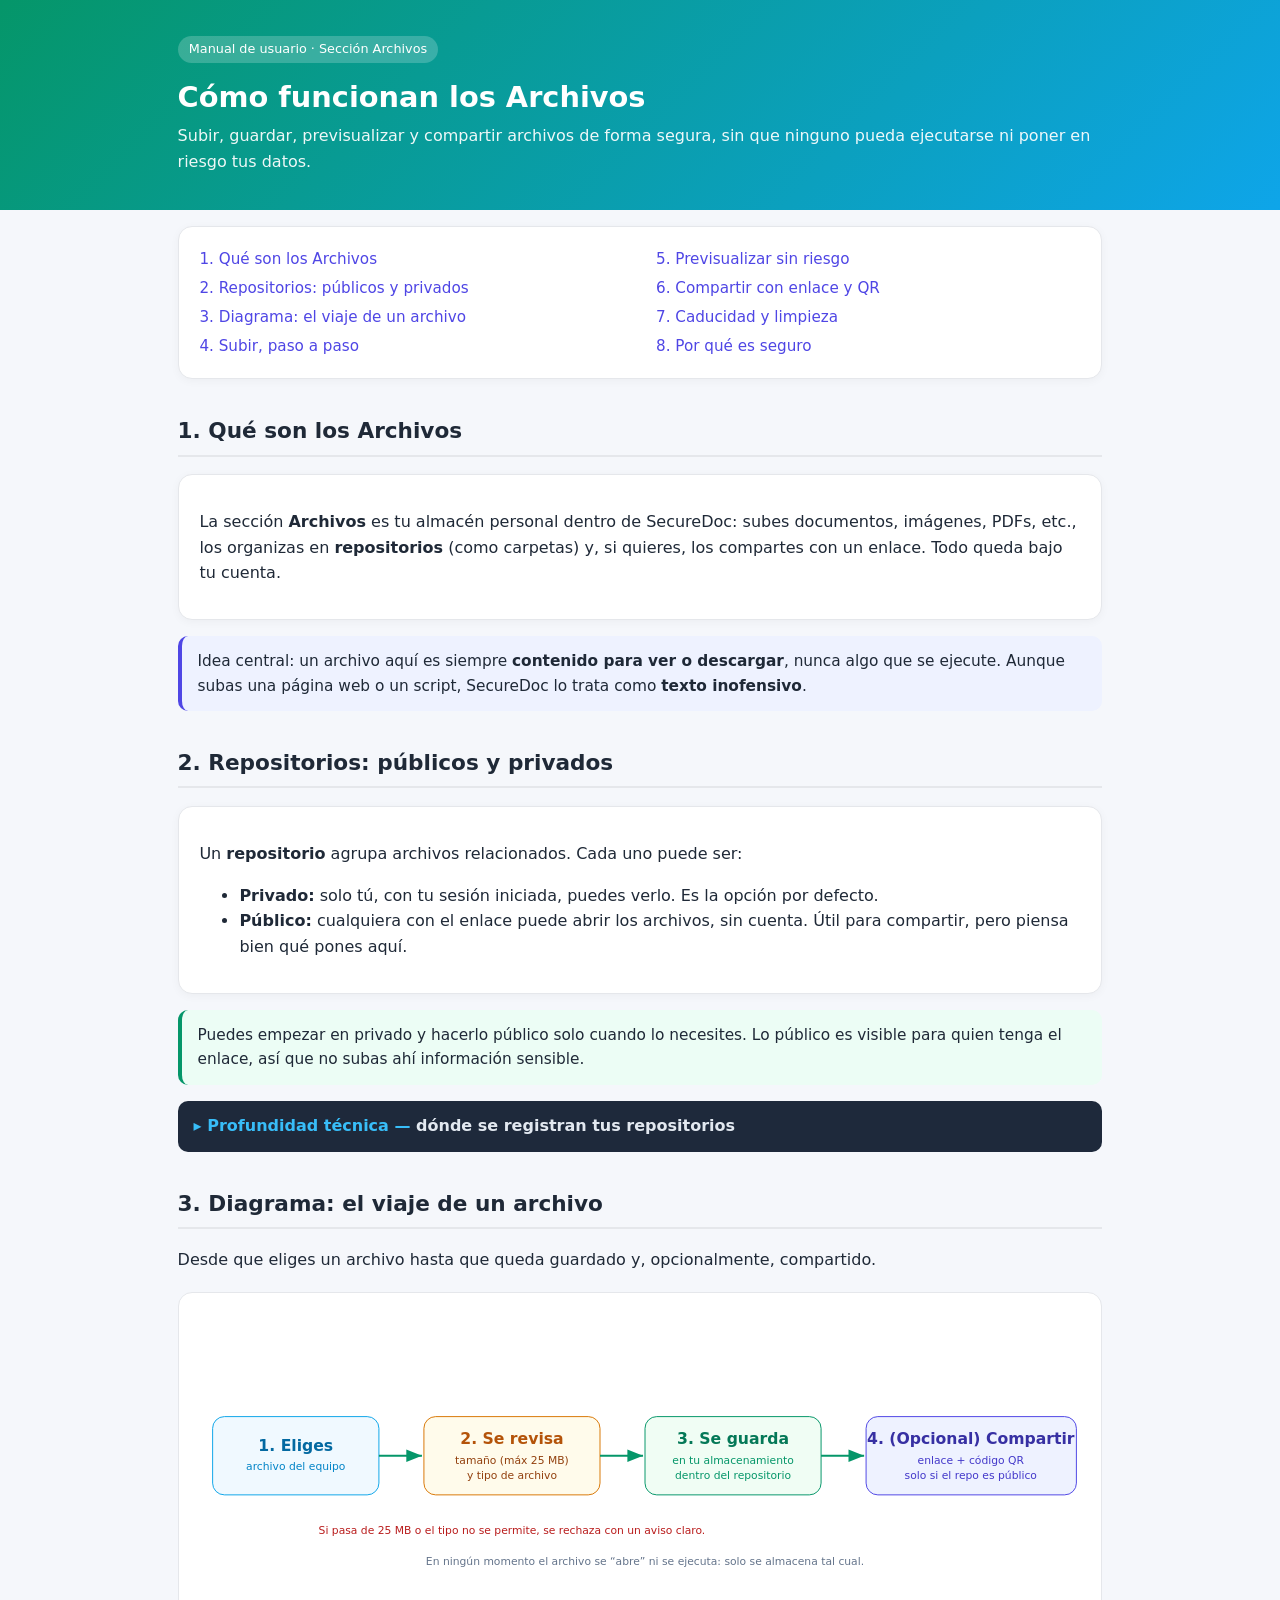
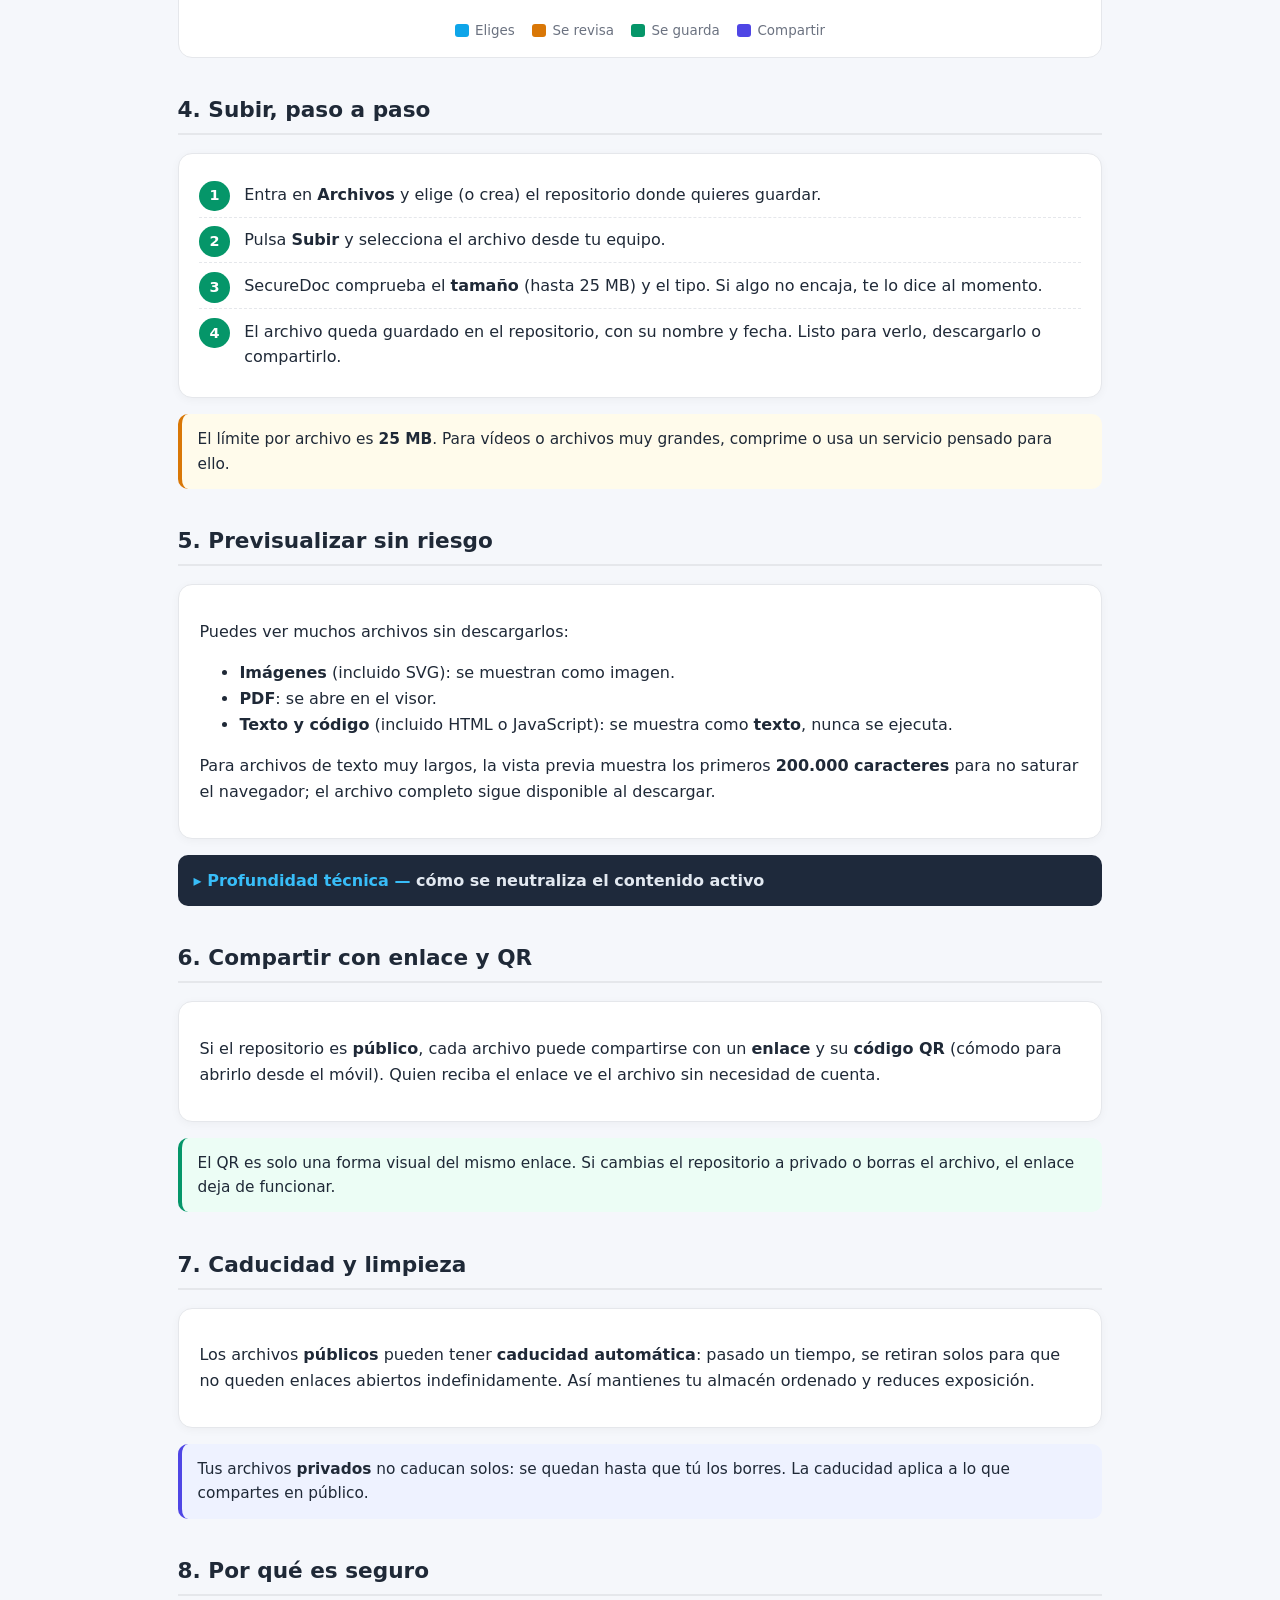
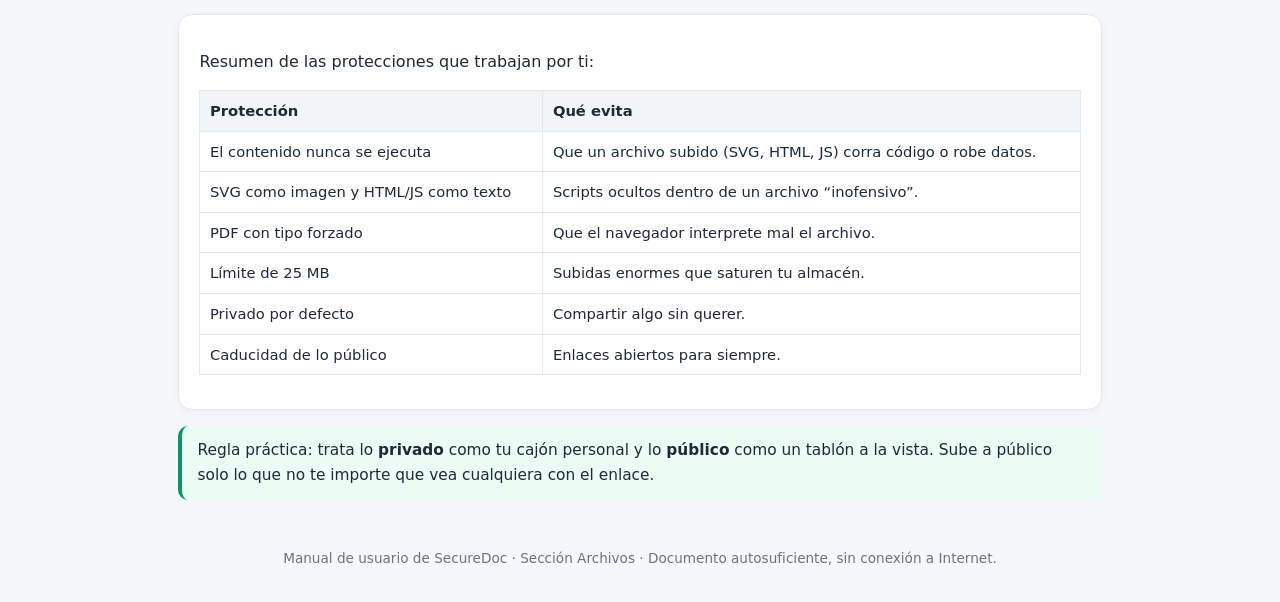
<file: docs/manual_archivos.html>
<!DOCTYPE html>
<html lang="es">
<head>
<meta charset="UTF-8">
<meta name="viewport" content="width=device-width, initial-scale=1.0">
<title>Cómo funcionan los Archivos — SecureDoc</title>
<style>
:root{--bg:#f5f7fb;--card:#fff;--ink:#1f2937;--muted:#6b7280;--brand:#4f46e5;--brand2:#0ea5e9;--ok:#059669;--warn:#d97706;--line:#e5e7eb}
*{box-sizing:border-box}
body{margin:0;font-family:system-ui,-apple-system,"Segoe UI",Roboto,sans-serif;background:var(--bg);color:var(--ink);line-height:1.6}
header.top{background:linear-gradient(135deg,#059669,#0ea5e9);color:#fff;padding:2.2rem 1.2rem}
.wrap{max-width:960px;margin:0 auto;padding:0 1.1rem}
header.top h1{margin:.2rem 0;font-size:1.8rem}
header.top p{margin:0;opacity:.93}
.badge-top{display:inline-block;background:rgba(255,255,255,.2);padding:.2rem .7rem;border-radius:999px;font-size:.8rem;margin-bottom:.5rem}
main{padding:1.4rem 0 3rem}
h2{margin-top:2.2rem;font-size:1.35rem;border-bottom:2px solid var(--line);padding-bottom:.35rem}
h3{font-size:1.08rem;margin-top:1.4rem}
.card{background:var(--card);border:1px solid var(--line);border-radius:14px;padding:1.1rem 1.3rem;margin:1rem 0;box-shadow:0 2px 10px rgba(0,0,0,.04)}
ol.steps{counter-reset:s;list-style:none;padding:0;margin:0}
ol.steps li{position:relative;padding:.6rem 0 .6rem 2.8rem;border-bottom:1px dashed var(--line)}
ol.steps li:last-child{border-bottom:0}
ol.steps li::before{counter-increment:s;content:counter(s);position:absolute;left:0;top:.55rem;width:1.9rem;height:1.9rem;background:var(--ok);color:#fff;border-radius:50%;display:grid;place-items:center;font-weight:700;font-size:.9rem}
.note,.tip,.warn{border-radius:10px;padding:.8rem 1rem;margin:1rem 0;font-size:.96rem}
.note{background:#eef2ff;border-left:4px solid var(--brand)}
.tip{background:#ecfdf5;border-left:4px solid var(--ok)}
.warn{background:#fffbeb;border-left:4px solid var(--warn)}
code{background:#eef2ff;padding:.08rem .35rem;border-radius:5px;font-size:.9em}
details.deep{background:#0f172a;color:#e2e8f0;border-radius:10px;margin:1rem 0;overflow:hidden}
details.deep>summary{cursor:pointer;padding:.8rem 1rem;background:#1e293b;font-weight:600;list-style:none}
details.deep>summary::before{content:"\25B8  Profundidad técnica — ";color:#38bdf8;font-weight:700}
details.deep[open]>summary::before{content:"\25BE  Profundidad técnica — ";color:#38bdf8}
details.deep .inner{padding:.5rem 1.1rem 1rem}
details.deep code{background:#334155;color:#e2e8f0}
.diagram{background:#fff;border:1px solid var(--line);border-radius:14px;padding:1rem;margin:1.2rem 0;overflow-x:auto;text-align:center}
.legend{display:flex;gap:1.1rem;flex-wrap:wrap;font-size:.84rem;color:var(--muted);justify-content:center;margin-top:.6rem}
.legend span{display:inline-flex;align-items:center;gap:.4rem}
.dot{width:.85rem;height:.85rem;border-radius:3px;display:inline-block}
table{border-collapse:collapse;width:100%;margin:1rem 0;font-size:.92rem}
th,td{border:1px solid var(--line);padding:.5rem .6rem;text-align:left;vertical-align:top}
th{background:#f1f5f9}
.toc{font-size:.95rem;columns:2;column-gap:2rem}
.toc a{color:var(--brand);text-decoration:none;display:block;padding:.15rem 0}
.toc a:hover{text-decoration:underline}
footer{color:var(--muted);font-size:.85rem;text-align:center;padding:2rem 1rem}
@media(max-width:640px){.toc{columns:1}}
</style>
</head>
<body>
<header class="top"><div class="wrap">
<span class="badge-top">Manual de usuario · Sección Archivos</span>
<h1>Cómo funcionan los Archivos</h1>
<p>Subir, guardar, previsualizar y compartir archivos de forma segura, sin que ninguno pueda ejecutarse ni poner en riesgo tus datos.</p>
</div></header>
<main class="wrap">
<div class="card toc">
<a href="#que">1. Qué son los Archivos</a>
<a href="#repos">2. Repositorios: públicos y privados</a>
<a href="#flujo">3. Diagrama: el viaje de un archivo</a>
<a href="#subir">4. Subir, paso a paso</a>
<a href="#ver">5. Previsualizar sin riesgo</a>
<a href="#compartir">6. Compartir con enlace y QR</a>
<a href="#limpieza">7. Caducidad y limpieza</a>
<a href="#seguridad">8. Por qué es seguro</a>
</div>
<h2 id="que">1. Qué son los Archivos</h2>
<div class="card">
<p>La sección <strong>Archivos</strong> es tu almacén personal dentro de SecureDoc: subes documentos, imágenes, PDFs, etc., los organizas en <strong>repositorios</strong> (como carpetas) y, si quieres, los compartes con un enlace. Todo queda bajo tu cuenta.</p>
</div>
<div class="note">Idea central: un archivo aquí es siempre <strong>contenido para ver o descargar</strong>, nunca algo que se ejecute. Aunque subas una página web o un script, SecureDoc lo trata como <strong>texto inofensivo</strong>.</div>

<h2 id="repos">2. Repositorios: públicos y privados</h2>
<div class="card">
<p>Un <strong>repositorio</strong> agrupa archivos relacionados. Cada uno puede ser:</p>
<ul>
<li><strong>Privado:</strong> solo tú, con tu sesión iniciada, puedes verlo. Es la opción por defecto.</li>
<li><strong>Público:</strong> cualquiera con el enlace puede abrir los archivos, sin cuenta. Útil para compartir, pero piensa bien qué pones aquí.</li>
</ul>
</div>
<div class="tip">Puedes empezar en privado y hacerlo público solo cuando lo necesites. Lo público es visible para quien tenga el enlace, así que no subas ahí información sensible.</div>
<details class="deep"><summary>dónde se registran tus repositorios</summary><div class="inner">
<p>La lista de repositorios (<code>fileRepos</code>) se guarda en tu propio documento de usuario (<code>users/{uid}</code>). Los archivos en sí viven en <strong>repositorios de tu cuenta de GitHub</strong>: SecureDoc los sube y los lee usando tu token (que nunca sale de la consola). El acceso público/privado lo decide la visibilidad del repositorio de GitHub y tu sesión.</p>
</div></details>
<h2 id="flujo">3. Diagrama: el viaje de un archivo</h2>
<p>Desde que eliges un archivo hasta que queda guardado y, opcionalmente, compartido.</p>
<div class="diagram">
<svg viewBox="0 0 920 300" width="900" role="img" aria-label="Diagrama: el archivo elegido se revisa (tamano y tipo), se guarda en el almacenamiento del usuario y, si el repositorio es publico, se genera un enlace y un codigo QR para compartir" font-family="system-ui,sans-serif">
<defs>
<marker id="af" markerWidth="11" markerHeight="11" refX="8" refY="3.2" orient="auto"><path d="M0,0 L8,3.2 L0,6.4 Z" fill="#059669"/></marker>
</defs>
<rect x="18" y="110" width="170" height="80" rx="12" fill="#f0f9ff" stroke="#0ea5e9"/>
<text x="103" y="145" text-anchor="middle" font-weight="700" fill="#0369a1">1. Eliges</text>
<text x="103" y="165" text-anchor="middle" font-size="11" fill="#0284c7">archivo del equipo</text>
<line x1="188" y1="150" x2="232" y2="150" stroke="#059669" stroke-width="2" marker-end="url(#af)"/>
<rect x="234" y="110" width="180" height="80" rx="12" fill="#fffbeb" stroke="#d97706"/>
<text x="324" y="138" text-anchor="middle" font-weight="700" fill="#b45309">2. Se revisa</text>
<text x="324" y="158" text-anchor="middle" font-size="11" fill="#92400e">tamaño (máx 25 MB)</text>
<text x="324" y="174" text-anchor="middle" font-size="11" fill="#92400e">y tipo de archivo</text>
<line x1="414" y1="150" x2="458" y2="150" stroke="#059669" stroke-width="2" marker-end="url(#af)"/>
<rect x="460" y="110" width="180" height="80" rx="12" fill="#f0fdf4" stroke="#059669"/>
<text x="550" y="138" text-anchor="middle" font-weight="700" fill="#047857">3. Se guarda</text>
<text x="550" y="158" text-anchor="middle" font-size="11" fill="#059669">en tu almacenamiento</text>
<text x="550" y="174" text-anchor="middle" font-size="11" fill="#059669">dentro del repositorio</text>
<line x1="640" y1="150" x2="684" y2="150" stroke="#059669" stroke-width="2" marker-end="url(#af)"/>
<rect x="686" y="110" width="215" height="80" rx="12" fill="#eef2ff" stroke="#4f46e5"/>
<text x="793" y="138" text-anchor="middle" font-weight="700" fill="#3730a3">4. (Opcional) Compartir</text>
<text x="793" y="158" text-anchor="middle" font-size="11" fill="#4338ca">enlace + código QR</text>
<text x="793" y="174" text-anchor="middle" font-size="11" fill="#4338ca">solo si el repo es público</text>
<text x="324" y="230" text-anchor="middle" font-size="11" fill="#b91c1c">Si pasa de 25 MB o el tipo no se permite, se rechaza con un aviso claro.</text>
<text x="460" y="262" text-anchor="middle" font-size="11" fill="#64748b">En ningún momento el archivo se “abre” ni se ejecuta: solo se almacena tal cual.</text>
</svg>
<div class="legend"><span><i class="dot" style="background:#0ea5e9"></i>Eliges</span><span><i class="dot" style="background:#d97706"></i>Se revisa</span><span><i class="dot" style="background:#059669"></i>Se guarda</span><span><i class="dot" style="background:#4f46e5"></i>Compartir</span></div>
</div>
<h2 id="subir">4. Subir, paso a paso</h2>
<div class="card">
<ol class="steps">
<li>Entra en <strong>Archivos</strong> y elige (o crea) el repositorio donde quieres guardar.</li>
<li>Pulsa <strong>Subir</strong> y selecciona el archivo desde tu equipo.</li>
<li>SecureDoc comprueba el <strong>tamaño</strong> (hasta 25 MB) y el tipo. Si algo no encaja, te lo dice al momento.</li>
<li>El archivo queda guardado en el repositorio, con su nombre y fecha. Listo para verlo, descargarlo o compartirlo.</li>
</ol>
</div>
<div class="warn">El límite por archivo es <strong>25 MB</strong>. Para vídeos o archivos muy grandes, comprime o usa un servicio pensado para ello.</div>

<h2 id="ver">5. Previsualizar sin riesgo</h2>
<div class="card">
<p>Puedes ver muchos archivos sin descargarlos:</p>
<ul>
<li><strong>Imágenes</strong> (incluido SVG): se muestran como imagen.</li>
<li><strong>PDF</strong>: se abre en el visor.</li>
<li><strong>Texto y código</strong> (incluido HTML o JavaScript): se muestra como <strong>texto</strong>, nunca se ejecuta.</li>
</ul>
<p>Para archivos de texto muy largos, la vista previa muestra los primeros <strong>200.000 caracteres</strong> para no saturar el navegador; el archivo completo sigue disponible al descargar.</p>
</div>
<details class="deep"><summary>cómo se neutraliza el contenido activo</summary><div class="inner">
<p>Un SVG puede llevar scripts, así que se muestra dentro de una etiqueta <code>&lt;img&gt;</code> (que no ejecuta scripts), no incrustado en la página. A los PDF se les fuerza el tipo MIME correcto para que el navegador los trate como documento. El HTML/JS se vuelca como texto plano (escapado), de modo que las etiquetas se ven como caracteres y no como código. El resultado: el contenido <strong>nunca</strong> corre en el contexto de SecureDoc.</p>
</div></details>
<h2 id="compartir">6. Compartir con enlace y QR</h2>
<div class="card">
<p>Si el repositorio es <strong>público</strong>, cada archivo puede compartirse con un <strong>enlace</strong> y su <strong>código QR</strong> (cómodo para abrirlo desde el móvil). Quien reciba el enlace ve el archivo sin necesidad de cuenta.</p>
</div>
<div class="tip">El QR es solo una forma visual del mismo enlace. Si cambias el repositorio a privado o borras el archivo, el enlace deja de funcionar.</div>

<h2 id="limpieza">7. Caducidad y limpieza</h2>
<div class="card">
<p>Los archivos <strong>públicos</strong> pueden tener <strong>caducidad automática</strong>: pasado un tiempo, se retiran solos para que no queden enlaces abiertos indefinidamente. Así mantienes tu almacén ordenado y reduces exposición.</p>
</div>
<div class="note">Tus archivos <strong>privados</strong> no caducan solos: se quedan hasta que tú los borres. La caducidad aplica a lo que compartes en público.</div>

<h2 id="seguridad">8. Por qué es seguro</h2>
<div class="card">
<p>Resumen de las protecciones que trabajan por ti:</p>
<table>
<tr><th>Protección</th><th>Qué evita</th></tr>
<tr><td>El contenido nunca se ejecuta</td><td>Que un archivo subido (SVG, HTML, JS) corra código o robe datos.</td></tr>
<tr><td>SVG como imagen y HTML/JS como texto</td><td>Scripts ocultos dentro de un archivo “inofensivo”.</td></tr>
<tr><td>PDF con tipo forzado</td><td>Que el navegador interprete mal el archivo.</td></tr>
<tr><td>Límite de 25 MB</td><td>Subidas enormes que saturen tu almacén.</td></tr>
<tr><td>Privado por defecto</td><td>Compartir algo sin querer.</td></tr>
<tr><td>Caducidad de lo público</td><td>Enlaces abiertos para siempre.</td></tr>
</table>
</div>
<div class="tip">Regla práctica: trata lo <strong>privado</strong> como tu cajón personal y lo <strong>público</strong> como un tablón a la vista. Sube a público solo lo que no te importe que vea cualquiera con el enlace.</div>
<footer>Manual de usuario de SecureDoc · Sección Archivos · Documento autosuficiente, sin conexión a Internet.</footer>
</main>
</body>
</html>
</file>
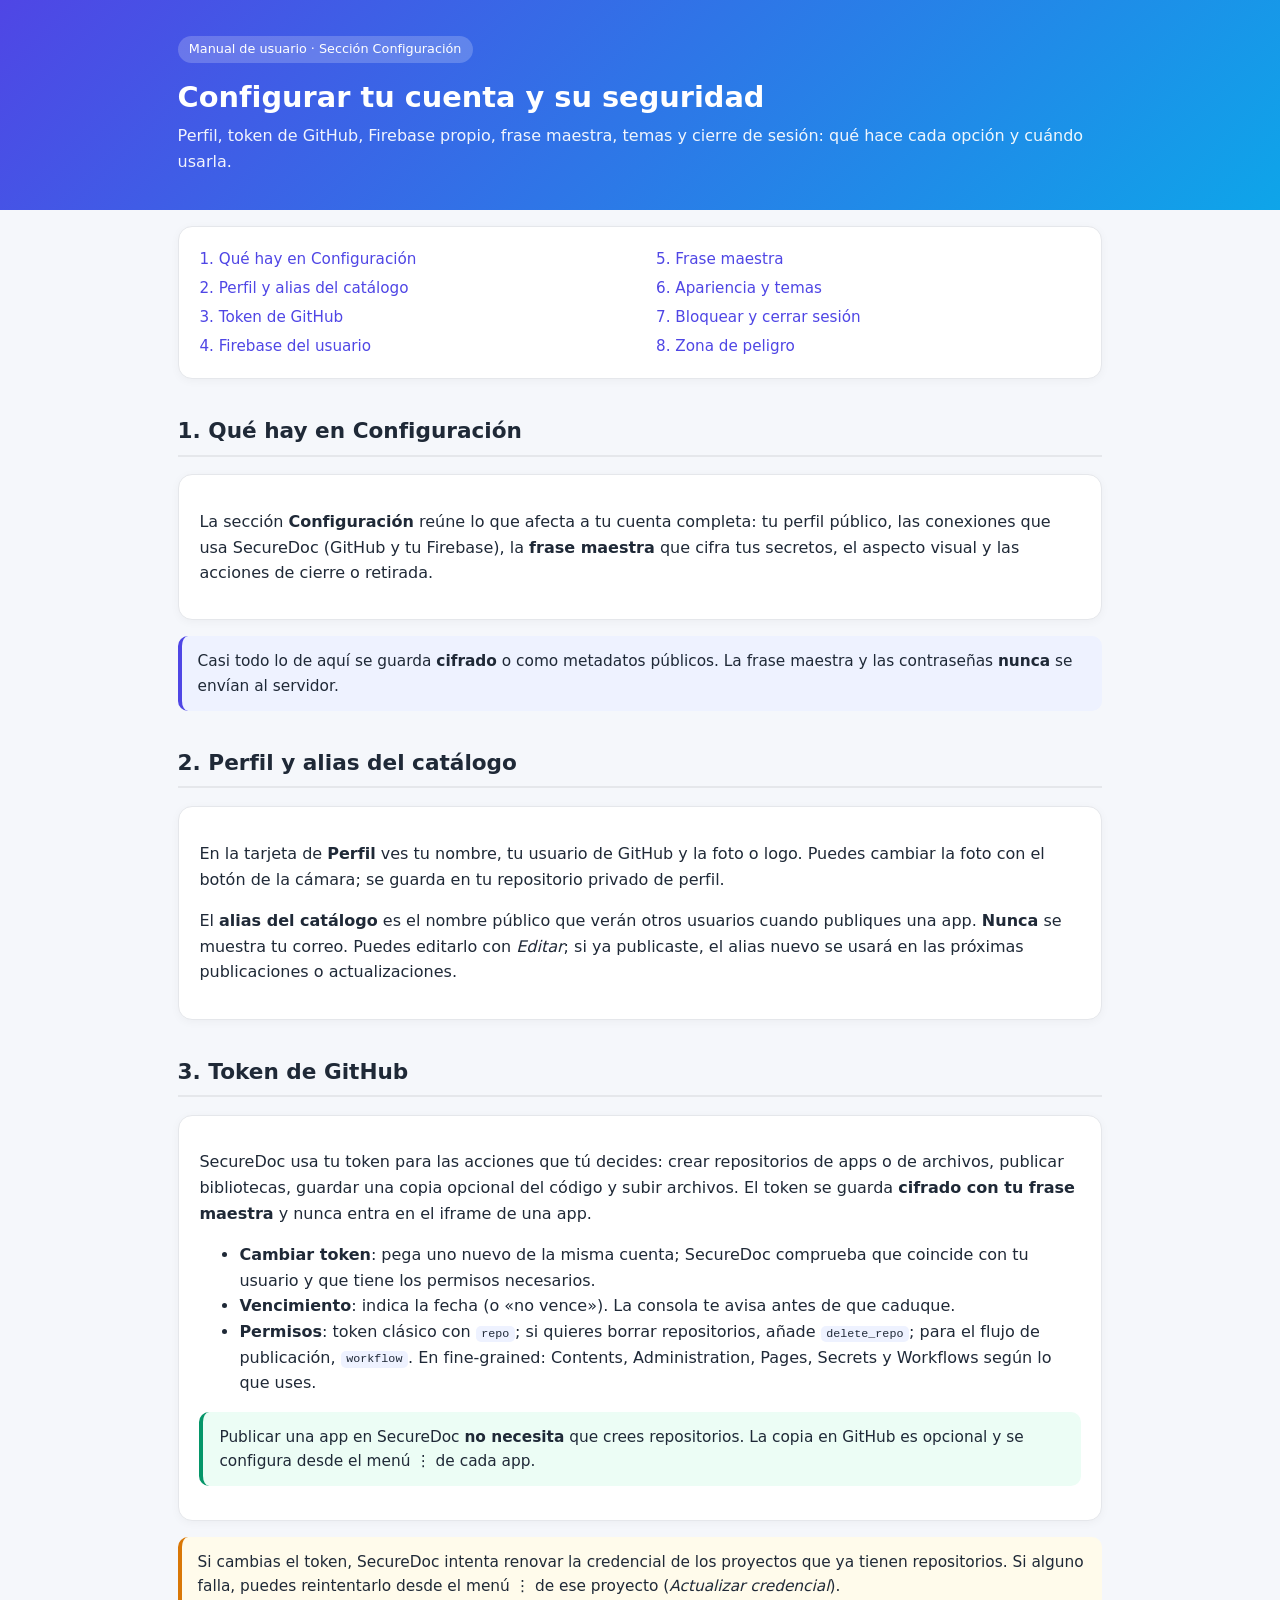
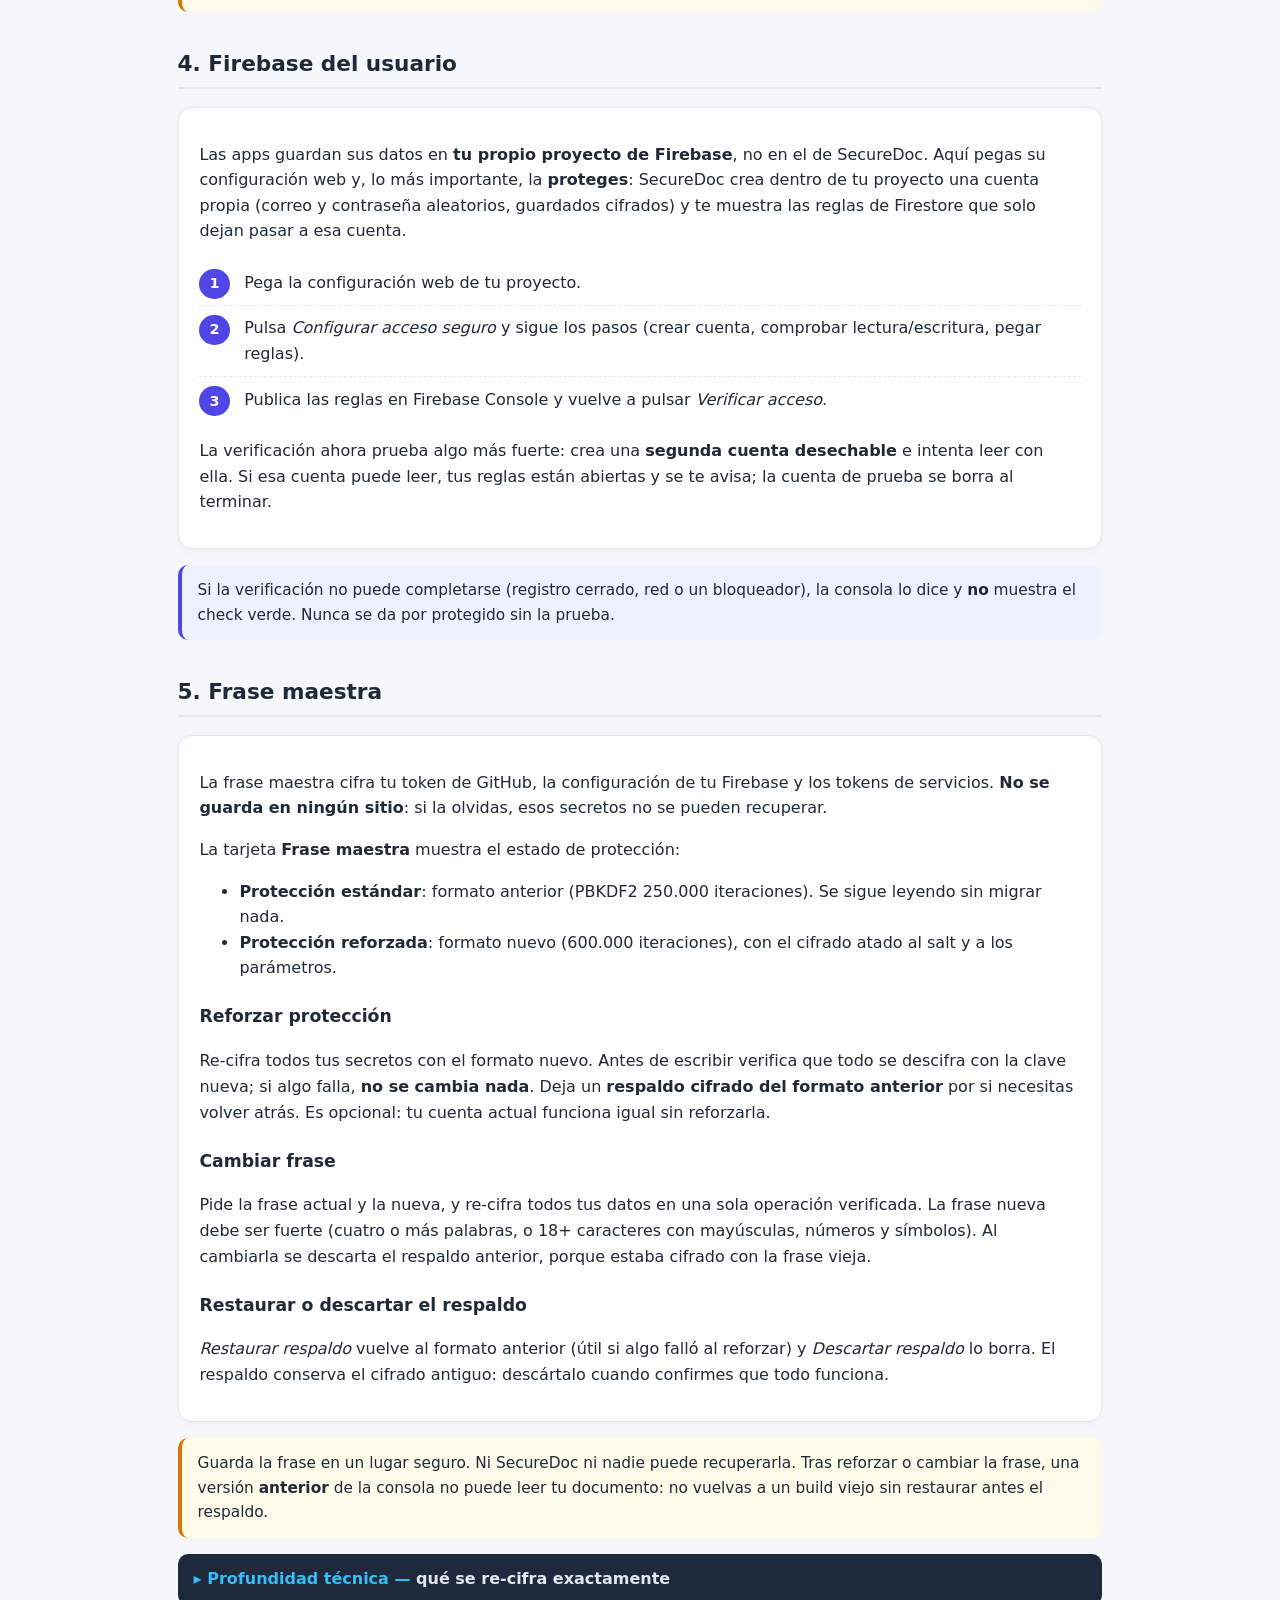
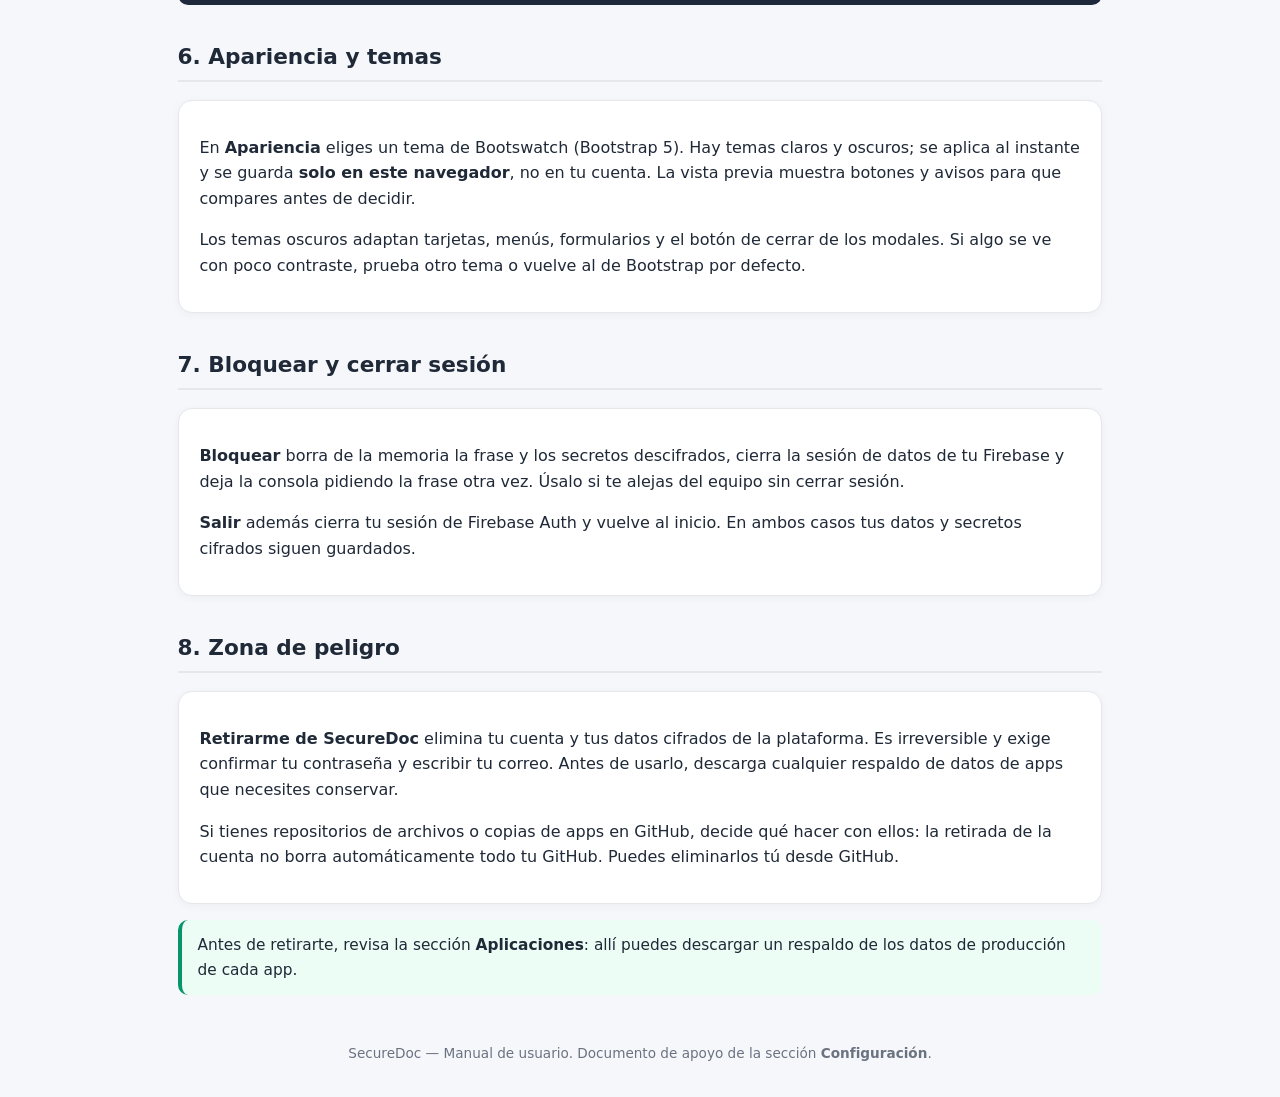
<file: docs/manual_configuracion.html>
<!DOCTYPE html>
<html lang="es">
<head>
<meta charset="UTF-8">
<meta name="viewport" content="width=device-width, initial-scale=1.0">
<title>Cómo configurar tu cuenta — SecureDoc</title>
<style>
:root{--bg:#f5f7fb;--card:#fff;--ink:#1f2937;--muted:#6b7280;--brand:#4f46e5;--brand2:#0ea5e9;--ok:#059669;--warn:#d97706;--line:#e5e7eb}
*{box-sizing:border-box}
body{margin:0;font-family:system-ui,-apple-system,"Segoe UI",Roboto,sans-serif;background:var(--bg);color:var(--ink);line-height:1.6}
header.top{background:linear-gradient(135deg,#4f46e5,#0ea5e9);color:#fff;padding:2.2rem 1.2rem}
.wrap{max-width:960px;margin:0 auto;padding:0 1.1rem}
header.top h1{margin:.2rem 0;font-size:1.8rem}
header.top p{margin:0;opacity:.93}
.badge-top{display:inline-block;background:rgba(255,255,255,.2);padding:.2rem .7rem;border-radius:999px;font-size:.8rem;margin-bottom:.5rem}
main{padding:1.4rem 0 3rem}
h2{margin-top:2.2rem;font-size:1.35rem;border-bottom:2px solid var(--line);padding-bottom:.35rem}
h3{font-size:1.08rem;margin-top:1.4rem}
.card{background:var(--card);border:1px solid var(--line);border-radius:14px;padding:1.1rem 1.3rem;margin:1rem 0;box-shadow:0 2px 10px rgba(0,0,0,.04)}
ol.steps{counter-reset:s;list-style:none;padding:0;margin:0}
ol.steps li{position:relative;padding:.6rem 0 .6rem 2.8rem;border-bottom:1px dashed var(--line)}
ol.steps li:last-child{border-bottom:0}
ol.steps li::before{counter-increment:s;content:counter(s);position:absolute;left:0;top:.55rem;width:1.9rem;height:1.9rem;background:var(--brand);color:#fff;border-radius:50%;display:grid;place-items:center;font-weight:700;font-size:.9rem}
.note,.tip,.warn{border-radius:10px;padding:.8rem 1rem;margin:1rem 0;font-size:.96rem}
.note{background:#eef2ff;border-left:4px solid var(--brand)}
.tip{background:#ecfdf5;border-left:4px solid var(--ok)}
.warn{background:#fffbeb;border-left:4px solid var(--warn)}
code{background:#eef2ff;padding:.08rem .35rem;border-radius:5px;font-size:.9em}
details.deep{background:#0f172a;color:#e2e8f0;border-radius:10px;margin:1rem 0;overflow:hidden}
details.deep>summary{cursor:pointer;padding:.8rem 1rem;background:#1e293b;font-weight:600;list-style:none}
details.deep>summary::before{content:"\25B8  Profundidad técnica — ";color:#38bdf8;font-weight:700}
details.deep[open]>summary::before{content:"\25BE  Profundidad técnica — ";color:#38bdf8}
details.deep .inner{padding:.5rem 1.1rem 1rem}
details.deep code{background:#334155;color:#e2e8f0}
table{border-collapse:collapse;width:100%;margin:1rem 0;font-size:.92rem}
th,td{border:1px solid var(--line);padding:.5rem .6rem;text-align:left;vertical-align:top}
th{background:#f1f5f9}
.toc{font-size:.95rem;columns:2;column-gap:2rem}
.toc a{color:var(--brand);text-decoration:none;display:block;padding:.15rem 0}
.toc a:hover{text-decoration:underline}
footer{color:var(--muted);font-size:.85rem;text-align:center;padding:2rem 1rem}
@media(max-width:640px){.toc{columns:1}}
</style>
</head>
<body>
<header class="top"><div class="wrap">
<span class="badge-top">Manual de usuario · Sección Configuración</span>
<h1>Configurar tu cuenta y su seguridad</h1>
<p>Perfil, token de GitHub, Firebase propio, frase maestra, temas y cierre de sesión: qué hace cada opción y cuándo usarla.</p>
</div></header>
<main class="wrap">
<div class="card toc">
<a href="#que">1. Qué hay en Configuración</a>
<a href="#perfil">2. Perfil y alias del catálogo</a>
<a href="#github">3. Token de GitHub</a>
<a href="#firebase">4. Firebase del usuario</a>
<a href="#frase">5. Frase maestra</a>
<a href="#temas">6. Apariencia y temas</a>
<a href="#sesion">7. Bloquear y cerrar sesión</a>
<a href="#peligro">8. Zona de peligro</a>
</div>

<h2 id="que">1. Qué hay en Configuración</h2>
<div class="card">
<p>La sección <strong>Configuración</strong> reúne lo que afecta a tu cuenta completa: tu perfil público, las conexiones que usa SecureDoc (GitHub y tu Firebase), la <strong>frase maestra</strong> que cifra tus secretos, el aspecto visual y las acciones de cierre o retirada.</p>
</div>
<div class="note">Casi todo lo de aquí se guarda <strong>cifrado</strong> o como metadatos públicos. La frase maestra y las contraseñas <strong>nunca</strong> se envían al servidor.</div>

<h2 id="perfil">2. Perfil y alias del catálogo</h2>
<div class="card">
<p>En la tarjeta de <strong>Perfil</strong> ves tu nombre, tu usuario de GitHub y la foto o logo. Puedes cambiar la foto con el botón de la cámara; se guarda en tu repositorio privado de perfil.</p>
<p>El <strong>alias del catálogo</strong> es el nombre público que verán otros usuarios cuando publiques una app. <strong>Nunca</strong> se muestra tu correo. Puedes editarlo con <em>Editar</em>; si ya publicaste, el alias nuevo se usará en las próximas publicaciones o actualizaciones.</p>
</div>

<h2 id="github">3. Token de GitHub</h2>
<div class="card">
<p>SecureDoc usa tu token para las acciones que tú decides: crear repositorios de apps o de archivos, publicar bibliotecas, guardar una copia opcional del código y subir archivos. El token se guarda <strong>cifrado con tu frase maestra</strong> y nunca entra en el iframe de una app.</p>
<ul>
<li><strong>Cambiar token</strong>: pega uno nuevo de la misma cuenta; SecureDoc comprueba que coincide con tu usuario y que tiene los permisos necesarios.</li>
<li><strong>Vencimiento</strong>: indica la fecha (o «no vence»). La consola te avisa antes de que caduque.</li>
<li><strong>Permisos</strong>: token clásico con <code>repo</code>; si quieres borrar repositorios, añade <code>delete_repo</code>; para el flujo de publicación, <code>workflow</code>. En fine-grained: Contents, Administration, Pages, Secrets y Workflows según lo que uses.</li>
</ul>
<div class="tip">Publicar una app en SecureDoc <strong>no necesita</strong> que crees repositorios. La copia en GitHub es opcional y se configura desde el menú ⋮ de cada app.</div>
</div>
<div class="warn">Si cambias el token, SecureDoc intenta renovar la credencial de los proyectos que ya tienen repositorios. Si alguno falla, puedes reintentarlo desde el menú ⋮ de ese proyecto (<em>Actualizar credencial</em>).</div>

<h2 id="firebase">4. Firebase del usuario</h2>
<div class="card">
<p>Las apps guardan sus datos en <strong>tu propio proyecto de Firebase</strong>, no en el de SecureDoc. Aquí pegas su configuración web y, lo más importante, la <strong>proteges</strong>: SecureDoc crea dentro de tu proyecto una cuenta propia (correo y contraseña aleatorios, guardados cifrados) y te muestra las reglas de Firestore que solo dejan pasar a esa cuenta.</p>
<ol class="steps">
<li>Pega la configuración web de tu proyecto.</li>
<li>Pulsa <em>Configurar acceso seguro</em> y sigue los pasos (crear cuenta, comprobar lectura/escritura, pegar reglas).</li>
<li>Publica las reglas en Firebase Console y vuelve a pulsar <em>Verificar acceso</em>.</li>
</ol>
<p>La verificación ahora prueba algo más fuerte: crea una <strong>segunda cuenta desechable</strong> e intenta leer con ella. Si esa cuenta puede leer, tus reglas están abiertas y se te avisa; la cuenta de prueba se borra al terminar.</p>
</div>
<div class="note">Si la verificación no puede completarse (registro cerrado, red o un bloqueador), la consola lo dice y <strong>no</strong> muestra el check verde. Nunca se da por protegido sin la prueba.</div>

<h2 id="frase">5. Frase maestra</h2>
<div class="card">
<p>La frase maestra cifra tu token de GitHub, la configuración de tu Firebase y los tokens de servicios. <strong>No se guarda en ningún sitio</strong>: si la olvidas, esos secretos no se pueden recuperar.</p>
<p>La tarjeta <strong>Frase maestra</strong> muestra el estado de protección:</p>
<ul>
<li><strong>Protección estándar</strong>: formato anterior (PBKDF2 250.000 iteraciones). Se sigue leyendo sin migrar nada.</li>
<li><strong>Protección reforzada</strong>: formato nuevo (600.000 iteraciones), con el cifrado atado al salt y a los parámetros.</li>
</ul>
<h3>Reforzar protección</h3>
<p>Re-cifra todos tus secretos con el formato nuevo. Antes de escribir verifica que todo se descifra con la clave nueva; si algo falla, <strong>no se cambia nada</strong>. Deja un <strong>respaldo cifrado del formato anterior</strong> por si necesitas volver atrás. Es opcional: tu cuenta actual funciona igual sin reforzarla.</p>
<h3>Cambiar frase</h3>
<p>Pide la frase actual y la nueva, y re-cifra todos tus datos en una sola operación verificada. La frase nueva debe ser fuerte (cuatro o más palabras, o 18+ caracteres con mayúsculas, números y símbolos). Al cambiarla se descarta el respaldo anterior, porque estaba cifrado con la frase vieja.</p>
<h3>Restaurar o descartar el respaldo</h3>
<p><em>Restaurar respaldo</em> vuelve al formato anterior (útil si algo falló al reforzar) y <em>Descartar respaldo</em> lo borra. El respaldo conserva el cifrado antiguo: descártalo cuando confirmes que todo funciona.</p>
</div>
<div class="warn">Guarda la frase en un lugar seguro. Ni SecureDoc ni nadie puede recuperarla. Tras reforzar o cambiar la frase, una versión <strong>anterior</strong> de la consola no puede leer tu documento: no vuelvas a un build viejo sin restaurar antes el respaldo.</div>
<details class="deep"><summary>qué se re-cifra exactamente</summary><div class="inner">
<p>Se recorren los blobs cifrados del documento de usuario (token de GitHub, configuración y cuenta de tu Firebase, tokens de servicios y cualquier otro dato cifrado con la frase). Cada uno se descifra con la clave actual, se vuelve a cifrar con la nueva y se comprueba la ida y vuelta. El <code>salt</code> no cambia (las reglas lo exigen); sí cambian las iteraciones y la validación en el formato nuevo.</p>
</div></details>

<h2 id="temas">6. Apariencia y temas</h2>
<div class="card">
<p>En <strong>Apariencia</strong> eliges un tema de Bootswatch (Bootstrap 5). Hay temas claros y oscuros; se aplica al instante y se guarda <strong>solo en este navegador</strong>, no en tu cuenta. La vista previa muestra botones y avisos para que compares antes de decidir.</p>
<p>Los temas oscuros adaptan tarjetas, menús, formularios y el botón de cerrar de los modales. Si algo se ve con poco contraste, prueba otro tema o vuelve al de Bootstrap por defecto.</p>
</div>

<h2 id="sesion">7. Bloquear y cerrar sesión</h2>
<div class="card">
<p><strong>Bloquear</strong> borra de la memoria la frase y los secretos descifrados, cierra la sesión de datos de tu Firebase y deja la consola pidiendo la frase otra vez. Úsalo si te alejas del equipo sin cerrar sesión.</p>
<p><strong>Salir</strong> además cierra tu sesión de Firebase Auth y vuelve al inicio. En ambos casos tus datos y secretos cifrados siguen guardados.</p>
</div>

<h2 id="peligro">8. Zona de peligro</h2>
<div class="card">
<p><strong>Retirarme de SecureDoc</strong> elimina tu cuenta y tus datos cifrados de la plataforma. Es irreversible y exige confirmar tu contraseña y escribir tu correo. Antes de usarlo, descarga cualquier respaldo de datos de apps que necesites conservar.</p>
<p>Si tienes repositorios de archivos o copias de apps en GitHub, decide qué hacer con ellos: la retirada de la cuenta no borra automáticamente todo tu GitHub. Puedes eliminarlos tú desde GitHub.</p>
</div>
<div class="tip">Antes de retirarte, revisa la sección <strong>Aplicaciones</strong>: allí puedes descargar un respaldo de los datos de producción de cada app.</div>

</main>
<footer>SecureDoc — Manual de usuario. Documento de apoyo de la sección <strong>Configuración</strong>.</footer>
</body>
</html>
</file>
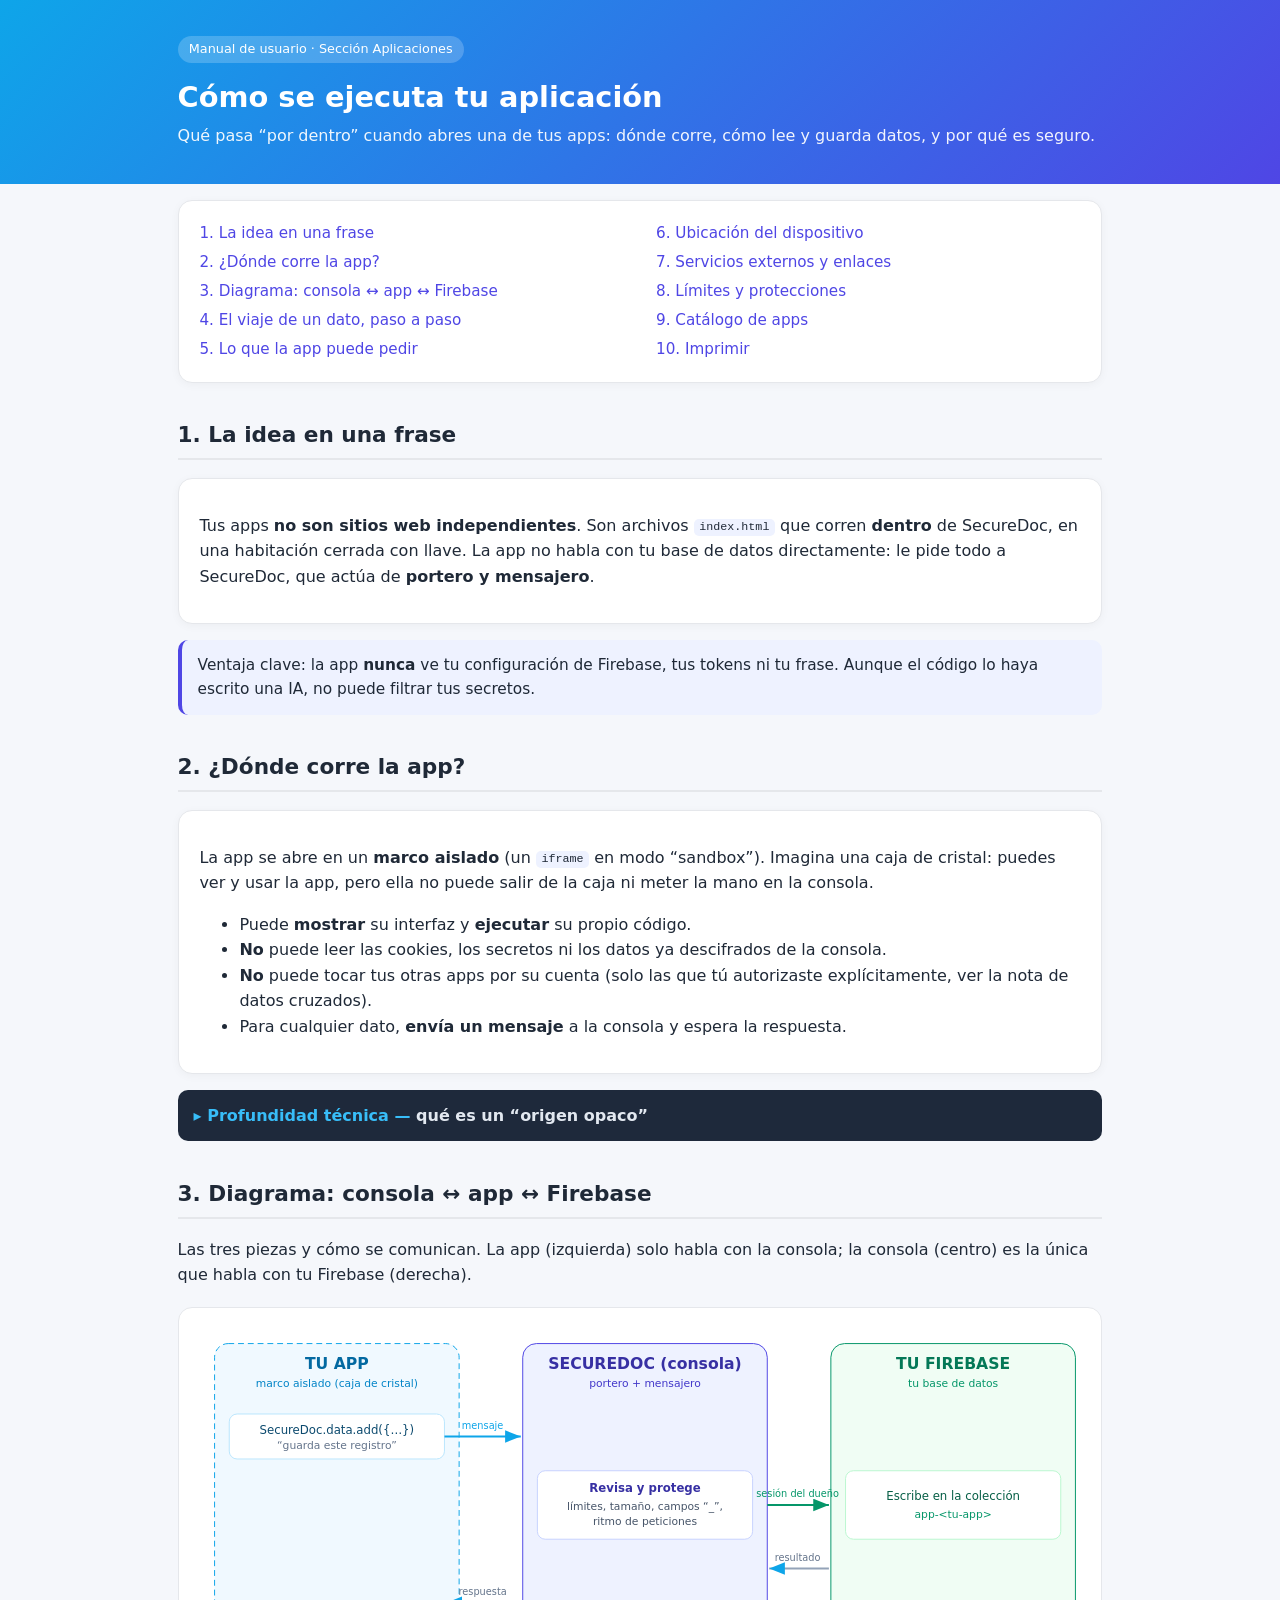
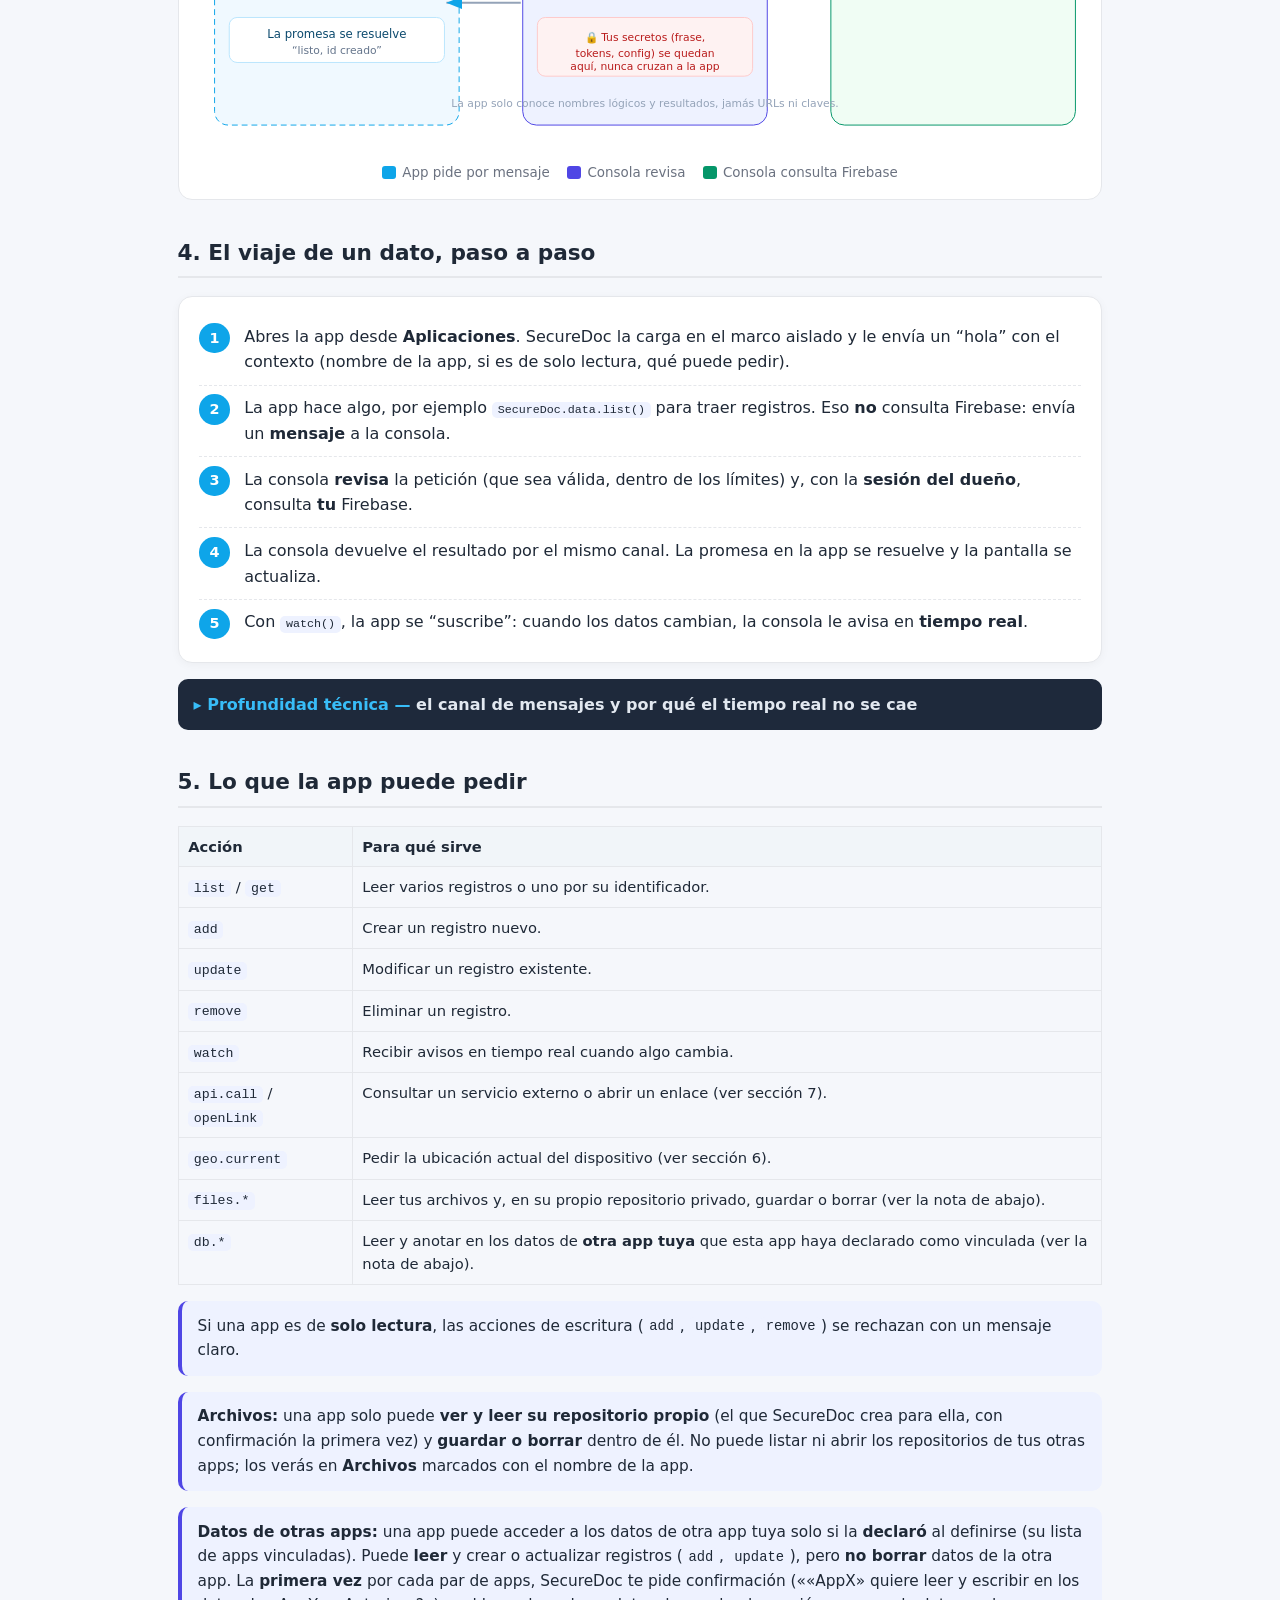
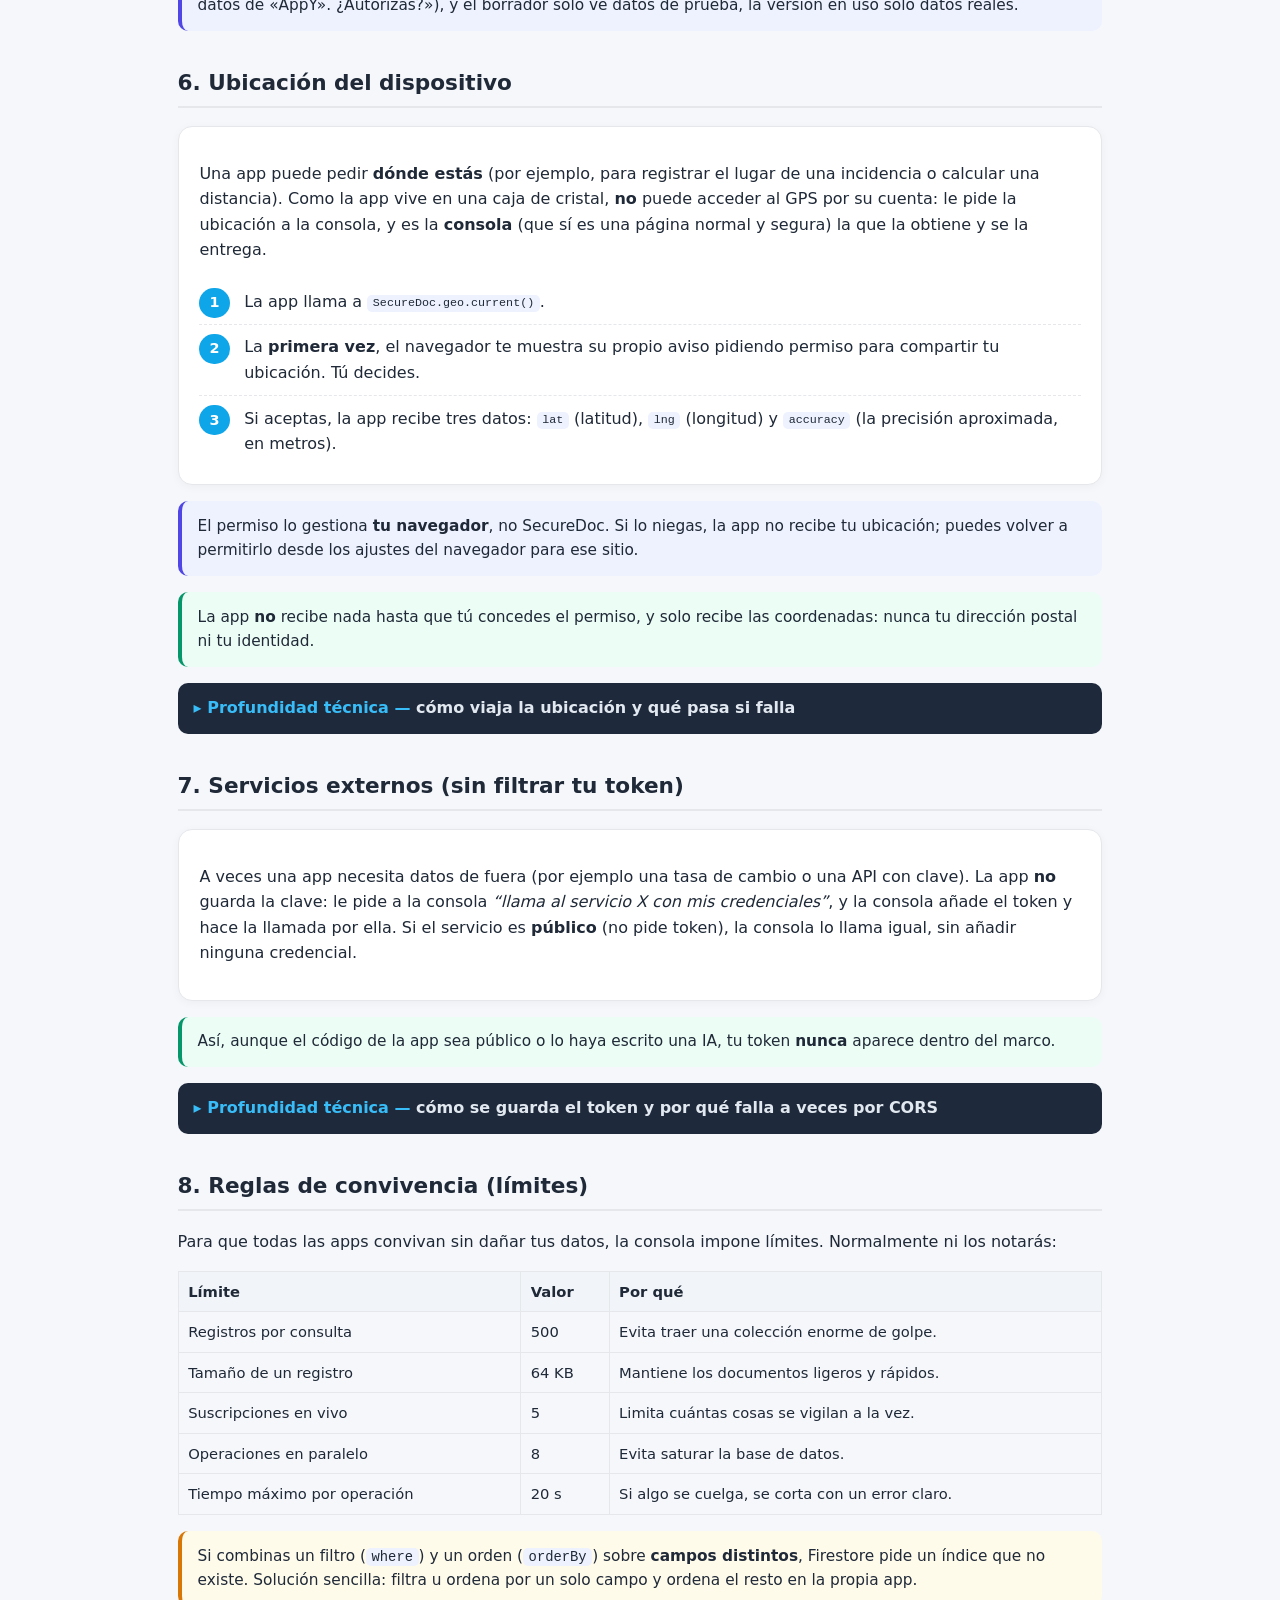
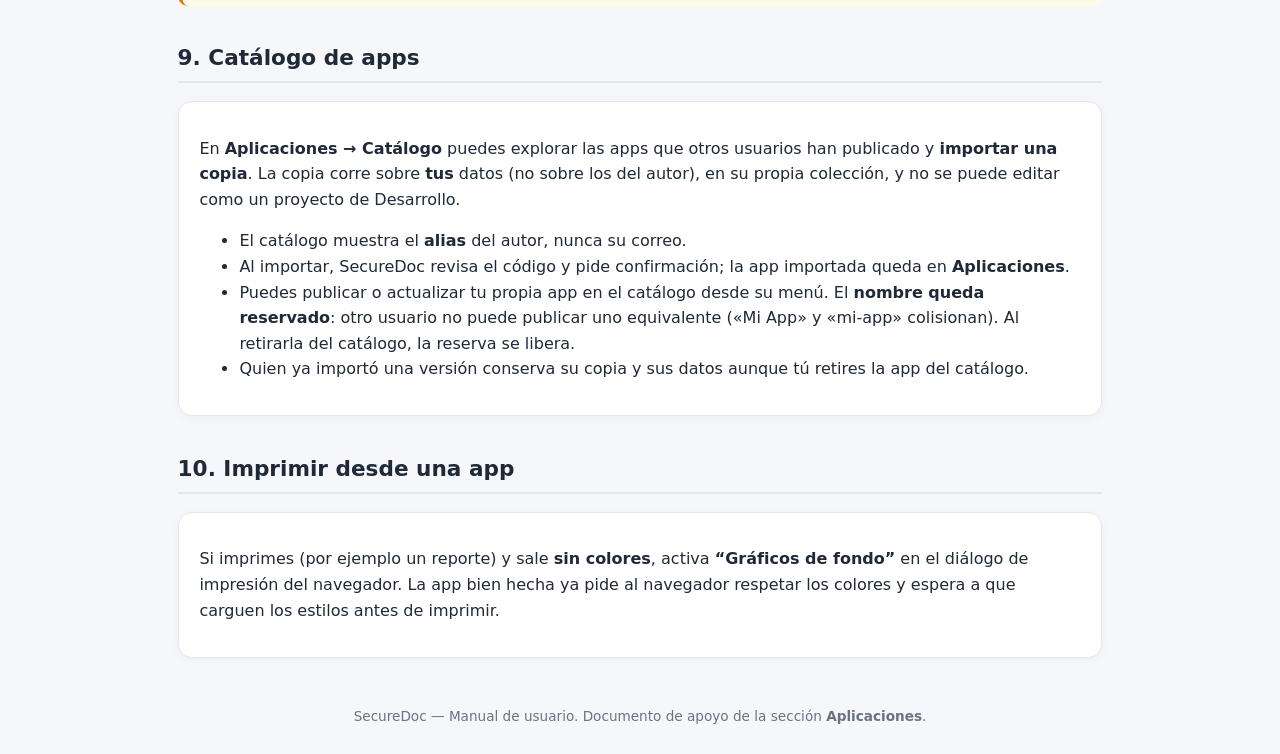
<file: docs/manual_ejecucion.html>
<!DOCTYPE html>
<html lang="es">
<head>
<meta charset="UTF-8">
<meta name="viewport" content="width=device-width, initial-scale=1.0">
<title>Cómo se ejecuta una aplicación — SecureDoc</title>
<style>
:root{--bg:#f5f7fb;--card:#fff;--ink:#1f2937;--muted:#6b7280;--brand:#4f46e5;--brand2:#0ea5e9;--ok:#059669;--warn:#d97706;--line:#e5e7eb}
*{box-sizing:border-box}
body{margin:0;font-family:system-ui,-apple-system,"Segoe UI",Roboto,sans-serif;background:var(--bg);color:var(--ink);line-height:1.6}
header.top{background:linear-gradient(135deg,#0ea5e9,#4f46e5);color:#fff;padding:2.2rem 1.2rem}
.wrap{max-width:960px;margin:0 auto;padding:0 1.1rem}
header.top h1{margin:.2rem 0;font-size:1.8rem}
header.top p{margin:0;opacity:.93}
.badge-top{display:inline-block;background:rgba(255,255,255,.2);padding:.2rem .7rem;border-radius:999px;font-size:.8rem;margin-bottom:.5rem}
main{padding:1.4rem 0 3rem}
h2{margin-top:2.2rem;font-size:1.35rem;border-bottom:2px solid var(--line);padding-bottom:.35rem}
h3{font-size:1.08rem;margin-top:1.4rem}
.card{background:var(--card);border:1px solid var(--line);border-radius:14px;padding:1.1rem 1.3rem;margin:1rem 0;box-shadow:0 2px 10px rgba(0,0,0,.04)}
ol.steps{counter-reset:s;list-style:none;padding:0;margin:0}
ol.steps li{position:relative;padding:.6rem 0 .6rem 2.8rem;border-bottom:1px dashed var(--line)}
ol.steps li:last-child{border-bottom:0}
ol.steps li::before{counter-increment:s;content:counter(s);position:absolute;left:0;top:.55rem;width:1.9rem;height:1.9rem;background:var(--brand2);color:#fff;border-radius:50%;display:grid;place-items:center;font-weight:700;font-size:.9rem}
.note,.tip,.warn{border-radius:10px;padding:.8rem 1rem;margin:1rem 0;font-size:.96rem}
.note{background:#eef2ff;border-left:4px solid var(--brand)}
.tip{background:#ecfdf5;border-left:4px solid var(--ok)}
.warn{background:#fffbeb;border-left:4px solid var(--warn)}
code{background:#eef2ff;padding:.08rem .35rem;border-radius:5px;font-size:.9em}
details.deep{background:#0f172a;color:#e2e8f0;border-radius:10px;margin:1rem 0;overflow:hidden}
details.deep>summary{cursor:pointer;padding:.8rem 1rem;background:#1e293b;font-weight:600;list-style:none}
details.deep>summary::before{content:"\25B8  Profundidad técnica — ";color:#38bdf8;font-weight:700}
details.deep[open]>summary::before{content:"\25BE  Profundidad técnica — ";color:#38bdf8}
details.deep .inner{padding:.5rem 1.1rem 1rem}
details.deep code{background:#334155;color:#e2e8f0}
.diagram{background:#fff;border:1px solid var(--line);border-radius:14px;padding:1rem;margin:1.2rem 0;overflow-x:auto;text-align:center}
.legend{display:flex;gap:1.1rem;flex-wrap:wrap;font-size:.84rem;color:var(--muted);justify-content:center;margin-top:.6rem}
.legend span{display:inline-flex;align-items:center;gap:.4rem}
.dot{width:.85rem;height:.85rem;border-radius:3px;display:inline-block}
table{border-collapse:collapse;width:100%;margin:1rem 0;font-size:.92rem}
th,td{border:1px solid var(--line);padding:.5rem .6rem;text-align:left;vertical-align:top}
th{background:#f1f5f9}
.toc{font-size:.95rem;columns:2;column-gap:2rem}
.toc a{color:var(--brand);text-decoration:none;display:block;padding:.15rem 0}
.toc a:hover{text-decoration:underline}
footer{color:var(--muted);font-size:.85rem;text-align:center;padding:2rem 1rem}
@media(max-width:640px){.toc{columns:1}}
</style>
</head>
<body>
<header class="top"><div class="wrap">
<span class="badge-top">Manual de usuario · Sección Aplicaciones</span>
<h1>Cómo se ejecuta tu aplicación</h1>
<p>Qué pasa “por dentro” cuando abres una de tus apps: dónde corre, cómo lee y guarda datos, y por qué es seguro.</p>
</div></header>
<main class="wrap">
<div class="card toc">
<a href="#idea">1. La idea en una frase</a>
<a href="#donde">2. ¿Dónde corre la app?</a>
<a href="#flujo">3. Diagrama: consola ↔ app ↔ Firebase</a>
<a href="#paso">4. El viaje de un dato, paso a paso</a>
<a href="#api">5. Lo que la app puede pedir</a>
<a href="#geo">6. Ubicación del dispositivo</a>
<a href="#serv">7. Servicios externos y enlaces</a>
<a href="#limites">8. Límites y protecciones</a>
<a href="#catalogo">9. Catálogo de apps</a>
<a href="#imprimir">10. Imprimir</a>
</div>
<h2 id="idea">1. La idea en una frase</h2>
<div class="card">
<p>Tus apps <strong>no son sitios web independientes</strong>. Son archivos <code>index.html</code> que corren <strong>dentro</strong> de SecureDoc, en una habitación cerrada con llave. La app no habla con tu base de datos directamente: le pide todo a SecureDoc, que actúa de <strong>portero y mensajero</strong>.</p>
</div>
<div class="note">Ventaja clave: la app <strong>nunca</strong> ve tu configuración de Firebase, tus tokens ni tu frase. Aunque el código lo haya escrito una IA, no puede filtrar tus secretos.</div>

<h2 id="donde">2. ¿Dónde corre la app?</h2>
<div class="card">
<p>La app se abre en un <strong>marco aislado</strong> (un <code>iframe</code> en modo “sandbox”). Imagina una caja de cristal: puedes ver y usar la app, pero ella no puede salir de la caja ni meter la mano en la consola.</p>
<ul>
<li>Puede <strong>mostrar</strong> su interfaz y <strong>ejecutar</strong> su propio código.</li>
<li><strong>No</strong> puede leer las cookies, los secretos ni los datos ya descifrados de la consola.</li>
<li><strong>No</strong> puede tocar tus otras apps por su cuenta (solo las que tú autorizaste explícitamente, ver la nota de datos cruzados).</li>
<li>Para cualquier dato, <strong>envía un mensaje</strong> a la consola y espera la respuesta.</li>
</ul>
</div>
<details class="deep"><summary>qué es un “origen opaco”</summary><div class="inner">
<p>El marco se crea con <code>sandbox="allow-scripts allow-forms allow-modals"</code>, <strong>sin</strong> <code>allow-same-origin</code>. Eso le da a la app un <strong>origen opaco</strong>: para el navegador, la app es “de ninguna parte”, así que no comparte almacén, cookies ni permisos con la consola. Como el origen es opaco, los mensajes no se validan por su dirección (<code>e.origin</code>) sino por <strong>quién los envió</strong> (<code>e.source</code>): la consola solo acepta mensajes del marco concreto, y el marco solo acepta mensajes de su consola madre.</p>
</div></details>
<h2 id="flujo">3. Diagrama: consola ↔ app ↔ Firebase</h2>
<p>Las tres piezas y cómo se comunican. La app (izquierda) solo habla con la consola; la consola (centro) es la única que habla con tu Firebase (derecha).</p>
<div class="diagram">
<svg viewBox="0 0 920 430" width="900" role="img" aria-label="Diagrama de flujo: la app en un marco aislado pide datos por mensajes a la consola; la consola, con la sesion del dueno, consulta el Firebase del usuario y devuelve el resultado" font-family="system-ui,sans-serif">
<defs>
<marker id="a1" markerWidth="11" markerHeight="11" refX="8" refY="3.2" orient="auto"><path d="M0,0 L8,3.2 L0,6.4 Z" fill="#0ea5e9"/></marker>
<marker id="a2" markerWidth="11" markerHeight="11" refX="8" refY="3.2" orient="auto"><path d="M0,0 L8,3.2 L0,6.4 Z" fill="#059669"/></marker>
</defs>
<!-- columnas -->
<rect x="20" y="20" width="250" height="390" rx="14" fill="#f0f9ff" stroke="#0ea5e9" stroke-dasharray="6 4"/>
<rect x="335" y="20" width="250" height="390" rx="14" fill="#eef2ff" stroke="#4f46e5"/>
<rect x="650" y="20" width="250" height="390" rx="14" fill="#f0fdf4" stroke="#059669"/>
<text x="145" y="46" text-anchor="middle" font-weight="700" fill="#0369a1">TU APP</text>
<text x="145" y="64" text-anchor="middle" font-size="11" fill="#0284c7">marco aislado (caja de cristal)</text>
<text x="460" y="46" text-anchor="middle" font-weight="700" fill="#3730a3">SECUREDOC (consola)</text>
<text x="460" y="64" text-anchor="middle" font-size="11" fill="#4338ca">portero + mensajero</text>
<text x="775" y="46" text-anchor="middle" font-weight="700" fill="#047857">TU FIREBASE</text>
<text x="775" y="64" text-anchor="middle" font-size="11" fill="#059669">tu base de datos</text>
<!-- paso 1 -->
<rect x="35" y="92" width="220" height="46" rx="8" fill="#fff" stroke="#bae6fd"/>
<text x="145" y="112" text-anchor="middle" font-size="12" fill="#0c4a6e">SecureDoc.data.add({…})</text>
<text x="145" y="128" text-anchor="middle" font-size="11" fill="#64748b">“guarda este registro”</text>
<line x1="255" y1="115" x2="333" y2="115" stroke="#0ea5e9" stroke-width="2" marker-end="url(#a1)"/>
<text x="294" y="107" text-anchor="middle" font-size="10" fill="#0ea5e9">mensaje</text>
<!-- paso 2 revisa -->
<rect x="350" y="150" width="220" height="70" rx="8" fill="#fff" stroke="#c7d2fe"/>
<text x="460" y="172" text-anchor="middle" font-size="12" font-weight="600" fill="#3730a3">Revisa y protege</text>
<text x="460" y="190" text-anchor="middle" font-size="11" fill="#475569">límites, tamaño, campos “_”,</text>
<text x="460" y="205" text-anchor="middle" font-size="11" fill="#475569">ritmo de peticiones</text>
<!-- paso 3 consulta -->
<line x1="585" y1="185" x2="648" y2="185" stroke="#059669" stroke-width="2" marker-end="url(#a2)"/>
<text x="616" y="177" text-anchor="middle" font-size="10" fill="#059669">sesión del dueño</text>
<rect x="665" y="150" width="220" height="70" rx="8" fill="#fff" stroke="#bbf7d0"/>
<text x="775" y="180" text-anchor="middle" font-size="12" fill="#065f46">Escribe en la colección</text>
<text x="775" y="198" text-anchor="middle" font-size="11" fill="#059669">app-&lt;tu-app&gt;</text>
<!-- regreso -->
<line x1="648" y1="250" x2="587" y2="250" stroke="#94a3b8" stroke-width="2" marker-end="url(#a1)"/>
<text x="616" y="242" text-anchor="middle" font-size="10" fill="#64748b">resultado</text>
<line x1="333" y1="285" x2="257" y2="285" stroke="#94a3b8" stroke-width="2" marker-end="url(#a1)"/>
<text x="294" y="277" text-anchor="middle" font-size="10" fill="#64748b">respuesta</text>
<rect x="35" y="300" width="220" height="46" rx="8" fill="#fff" stroke="#bae6fd"/>
<text x="145" y="321" text-anchor="middle" font-size="12" fill="#0c4a6e">La promesa se resuelve</text>
<text x="145" y="337" text-anchor="middle" font-size="11" fill="#64748b">“listo, id creado”</text>
<!-- secretos -->
<rect x="350" y="300" width="220" height="60" rx="8" fill="#fef2f2" stroke="#fecaca"/>
<text x="460" y="324" text-anchor="middle" font-size="11" fill="#b91c1c">🔒 Tus secretos (frase,</text>
<text x="460" y="340" text-anchor="middle" font-size="11" fill="#b91c1c">tokens, config) se quedan</text>
<text x="460" y="354" text-anchor="middle" font-size="11" fill="#b91c1c">aquí, nunca cruzan a la app</text>
<text x="460" y="392" text-anchor="middle" font-size="11" fill="#94a3b8">La app solo conoce nombres lógicos y resultados, jamás URLs ni claves.</text>
</svg>
<div class="legend"><span><i class="dot" style="background:#0ea5e9"></i>App pide por mensaje</span><span><i class="dot" style="background:#4f46e5"></i>Consola revisa</span><span><i class="dot" style="background:#059669"></i>Consola consulta Firebase</span></div>
</div>
<h2 id="paso">4. El viaje de un dato, paso a paso</h2>
<div class="card">
<ol class="steps">
<li>Abres la app desde <strong>Aplicaciones</strong>. SecureDoc la carga en el marco aislado y le envía un “hola” con el contexto (nombre de la app, si es de solo lectura, qué puede pedir).</li>
<li>La app hace algo, por ejemplo <code>SecureDoc.data.list()</code> para traer registros. Eso <strong>no</strong> consulta Firebase: envía un <strong>mensaje</strong> a la consola.</li>
<li>La consola <strong>revisa</strong> la petición (que sea válida, dentro de los límites) y, con la <strong>sesión del dueño</strong>, consulta <strong>tu</strong> Firebase.</li>
<li>La consola devuelve el resultado por el mismo canal. La promesa en la app se resuelve y la pantalla se actualiza.</li>
<li>Con <code>watch()</code>, la app se “suscribe”: cuando los datos cambian, la consola le avisa en <strong>tiempo real</strong>.</li>
</ol>
</div>
<details class="deep"><summary>el canal de mensajes y por qué el tiempo real no se cae</summary><div class="inner">
<p>La app y la consola se hablan con <code>postMessage</code> y un “sobre” con contrato fijo: <code>hello</code> (consola→app), <code>ready</code> (app→consola), <code>req</code>/<code>res</code> (petición y respuesta) y <code>event</code> (avisos de <code>watch</code>). La sesión hacia tu Firebase se abre <strong>una sola vez por app y se reutiliza</strong>: si se reabriera en cada operación, un guardado destruiría las suscripciones de tiempo real y la app dejaría de refrescarse. Por eso se cachea.</p>
</div></details>

<h2 id="api">5. Lo que la app puede pedir</h2>
<table>
<tr><th>Acción</th><th>Para qué sirve</th></tr>
<tr><td><code>list</code> / <code>get</code></td><td>Leer varios registros o uno por su identificador.</td></tr>
<tr><td><code>add</code></td><td>Crear un registro nuevo.</td></tr>
<tr><td><code>update</code></td><td>Modificar un registro existente.</td></tr>
<tr><td><code>remove</code></td><td>Eliminar un registro.</td></tr>
<tr><td><code>watch</code></td><td>Recibir avisos en tiempo real cuando algo cambia.</td></tr>
<tr><td><code>api.call</code> / <code>openLink</code></td><td>Consultar un servicio externo o abrir un enlace (ver sección 7).</td></tr>
<tr><td><code>geo.current</code></td><td>Pedir la ubicación actual del dispositivo (ver sección 6).</td></tr>
<tr><td><code>files.*</code></td><td>Leer tus archivos y, en su propio repositorio privado, guardar o borrar (ver la nota de abajo).</td></tr>
<tr><td><code>db.*</code></td><td>Leer y anotar en los datos de <strong>otra app tuya</strong> que esta app haya declarado como vinculada (ver la nota de abajo).</td></tr>
</table>
<div class="note">Si una app es de <strong>solo lectura</strong>, las acciones de escritura (<code>add</code>, <code>update</code>, <code>remove</code>) se rechazan con un mensaje claro.</div>
<div class="note"><strong>Archivos:</strong> una app solo puede <strong>ver y leer su repositorio propio</strong> (el que SecureDoc crea para ella, con confirmación la primera vez) y <strong>guardar o borrar</strong> dentro de él. No puede listar ni abrir los repositorios de tus otras apps; los verás en <strong>Archivos</strong> marcados con el nombre de la app.</div>
<div class="note"><strong>Datos de otras apps:</strong> una app puede acceder a los datos de otra app tuya solo si la <strong>declaró</strong> al definirse (su lista de apps vinculadas). Puede <strong>leer</strong> y crear o actualizar registros (<code>add</code>, <code>update</code>), pero <strong>no borrar</strong> datos de la otra app. La <strong>primera vez</strong> por cada par de apps, SecureDoc te pide confirmación (««AppX» quiere leer y escribir en los datos de «AppY». ¿Autorizas?»), y el borrador solo ve datos de prueba, la versión en uso solo datos reales.</div>

<h2 id="geo">6. Ubicación del dispositivo</h2>
<div class="card">
<p>Una app puede pedir <strong>dónde estás</strong> (por ejemplo, para registrar el lugar de una incidencia o calcular una distancia). Como la app vive en una caja de cristal, <strong>no</strong> puede acceder al GPS por su cuenta: le pide la ubicación a la consola, y es la <strong>consola</strong> (que sí es una página normal y segura) la que la obtiene y se la entrega.</p>
<ol class="steps">
<li>La app llama a <code>SecureDoc.geo.current()</code>.</li>
<li>La <strong>primera vez</strong>, el navegador te muestra su propio aviso pidiendo permiso para compartir tu ubicación. Tú decides.</li>
<li>Si aceptas, la app recibe tres datos: <code>lat</code> (latitud), <code>lng</code> (longitud) y <code>accuracy</code> (la precisión aproximada, en metros).</li>
</ol>
</div>
<div class="note">El permiso lo gestiona <strong>tu navegador</strong>, no SecureDoc. Si lo niegas, la app no recibe tu ubicación; puedes volver a permitirlo desde los ajustes del navegador para ese sitio.</div>
<div class="tip">La app <strong>no</strong> recibe nada hasta que tú concedes el permiso, y solo recibe las coordenadas: nunca tu dirección postal ni tu identidad.</div>
<details class="deep"><summary>cómo viaja la ubicación y qué pasa si falla</summary><div class="inner">
<p>El marco de la app tiene <strong>origen opaco</strong>, así que el navegador no le concede el permiso de geolocalización. Por eso la consola (ventana superior, con origen real y HTTPS) llama a <code>navigator.geolocation.getCurrentPosition(...)</code> y devuelve a la app, por el mismo canal de mensajes, solo <code>{ lat, lng, accuracy }</code> (accuracy puede ser <code>null</code> si el navegador no lo informa). Hay un tope de tiempo propio para no dejar la app esperando indefinidamente. Los fallos llegan con un código claro: <code>permission-denied</code> si rechazas el permiso, y <code>unavailable</code> si no hay señal, se agota el tiempo o el navegador no soporta geolocalización.</p>
</div></details>

<h2 id="serv">7. Servicios externos (sin filtrar tu token)</h2>
<div class="card">
<p>A veces una app necesita datos de fuera (por ejemplo una tasa de cambio o una API con clave). La app <strong>no</strong> guarda la clave: le pide a la consola <em>“llama al servicio X con mis credenciales”</em>, y la consola añade el token y hace la llamada por ella. Si el servicio es <strong>público</strong> (no pide token), la consola lo llama igual, sin añadir ninguna credencial.</p>
</div>
<div class="tip">Así, aunque el código de la app sea público o lo haya escrito una IA, tu token <strong>nunca</strong> aparece dentro del marco.</div>
<details class="deep"><summary>cómo se guarda el token y por qué falla a veces por CORS</summary><div class="inner">
<p>Los tokens se guardan <strong>cifrados</strong> (AES-256-GCM) en un documento de configuración, nunca en claro, y la consola los envía en la cabecera <code>Authorization: Bearer &lt;token&gt;</code>. Por seguridad <strong>no se admite el token en la URL</strong> (querystring): quedaría en historiales, logs y proxies; si un servicio lo pedía así, hay que configurarlo por cabecera.</p> Como el marco tiene origen opaco (“null”), si una API externa no habilita CORS la llamada se bloquea: la solución es del <strong>lado del servidor</strong> (cabeceras <code>Access-Control-Allow-*</code> y responder a <code>OPTIONS</code>), no desde la app. La reproducción de audio con <code>&lt;audio&gt;</code> no sufre esta restricción.</p>
</div></details>

<h2 id="limites">8. Reglas de convivencia (límites)</h2>
<p>Para que todas las apps convivan sin dañar tus datos, la consola impone límites. Normalmente ni los notarás:</p>
<table>
<tr><th>Límite</th><th>Valor</th><th>Por qué</th></tr>
<tr><td>Registros por consulta</td><td>500</td><td>Evita traer una colección enorme de golpe.</td></tr>
<tr><td>Tamaño de un registro</td><td>64 KB</td><td>Mantiene los documentos ligeros y rápidos.</td></tr>
<tr><td>Suscripciones en vivo</td><td>5</td><td>Limita cuántas cosas se vigilan a la vez.</td></tr>
<tr><td>Operaciones en paralelo</td><td>8</td><td>Evita saturar la base de datos.</td></tr>
<tr><td>Tiempo máximo por operación</td><td>20 s</td><td>Si algo se cuelga, se corta con un error claro.</td></tr>
</table>
<div class="warn">Si combinas un filtro (<code>where</code>) y un orden (<code>orderBy</code>) sobre <strong>campos distintos</strong>, Firestore pide un índice que no existe. Solución sencilla: filtra u ordena por un solo campo y ordena el resto en la propia app.</div>

<h2 id="catalogo">9. Catálogo de apps</h2>
<div class="card">
<p>En <strong>Aplicaciones → Catálogo</strong> puedes explorar las apps que otros usuarios han publicado y <strong>importar una copia</strong>. La copia corre sobre <strong>tus</strong> datos (no sobre los del autor), en su propia colección, y no se puede editar como un proyecto de Desarrollo.</p>
<ul>
<li>El catálogo muestra el <strong>alias</strong> del autor, nunca su correo.</li>
<li>Al importar, SecureDoc revisa el código y pide confirmación; la app importada queda en <strong>Aplicaciones</strong>.</li>
<li>Puedes publicar o actualizar tu propia app en el catálogo desde su menú. El <strong>nombre queda reservado</strong>: otro usuario no puede publicar uno equivalente («Mi App» y «mi-app» colisionan). Al retirarla del catálogo, la reserva se libera.</li>
<li>Quien ya importó una versión conserva su copia y sus datos aunque tú retires la app del catálogo.</li>
</ul>
</div>

<h2 id="imprimir">10. Imprimir desde una app</h2>
<div class="card">
<p>Si imprimes (por ejemplo un reporte) y sale <strong>sin colores</strong>, activa <strong>“Gráficos de fondo”</strong> en el diálogo de impresión del navegador. La app bien hecha ya pide al navegador respetar los colores y espera a que carguen los estilos antes de imprimir.</p>
</div>

</main>
<footer>SecureDoc — Manual de usuario. Documento de apoyo de la sección <strong>Aplicaciones</strong>.</footer>
</body>
</html>
</file>
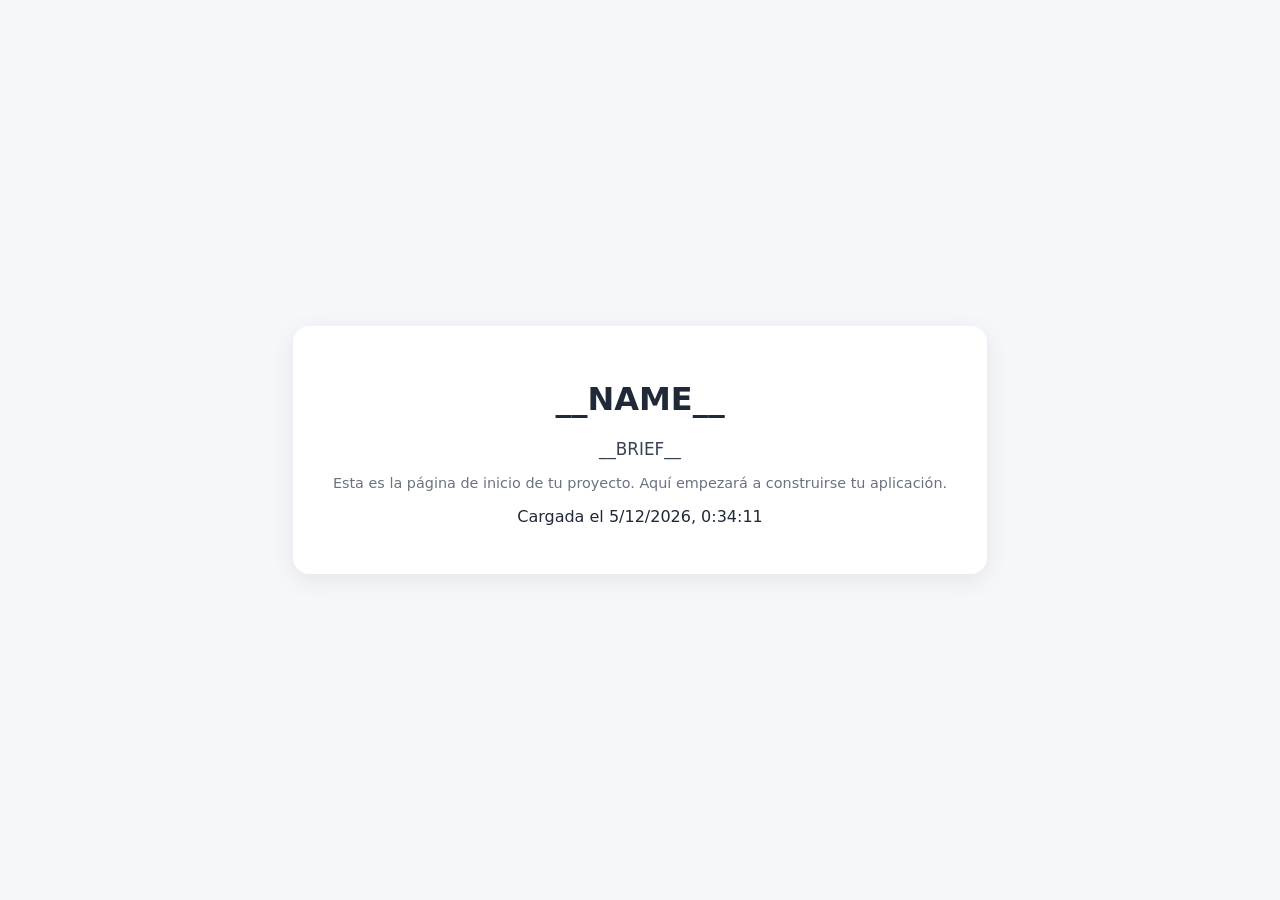
<file: templates/dev-starter.html>
<!DOCTYPE html>
<html lang="es">
<head>
  <meta charset="UTF-8">
  <meta name="viewport" content="width=device-width, initial-scale=1.0">
  <title>__NAME__</title>
  <style>
    body { font-family: system-ui, sans-serif; margin: 0; display: grid; place-items: center; min-height: 100vh; background: #f5f7fb; color: #1f2937; }
    main { background: #fff; border-radius: 16px; padding: 2rem 2.5rem; box-shadow: 0 6px 24px rgba(0,0,0,.08); text-align: center; }
    code { background: #eef2ff; padding: .1rem .4rem; border-radius: 6px; }
    .idea { color: #374151; font-size: 1.05rem; max-width: 34rem; margin: .5rem auto 1rem; }
    .muted { color: #6b7280; font-size: .9rem; }
  </style>
</head>
<body>
  <main>
    <h1>__NAME__</h1>
    <p class="idea">__BRIEF__</p>
    <p class="muted">Esta es la página de inicio de tu proyecto. Aquí empezará a construirse tu aplicación.</p>
    <p id="hora"></p>
  </main>
  <script>
    // Ejemplo de script en linea: en produccion queda minificado y ofuscado
    const ahora = new Date().toLocaleString('es');
    document.getElementById('hora').textContent = 'Cargada el ' + ahora;
  </script>
</body>
</html>
</file>
